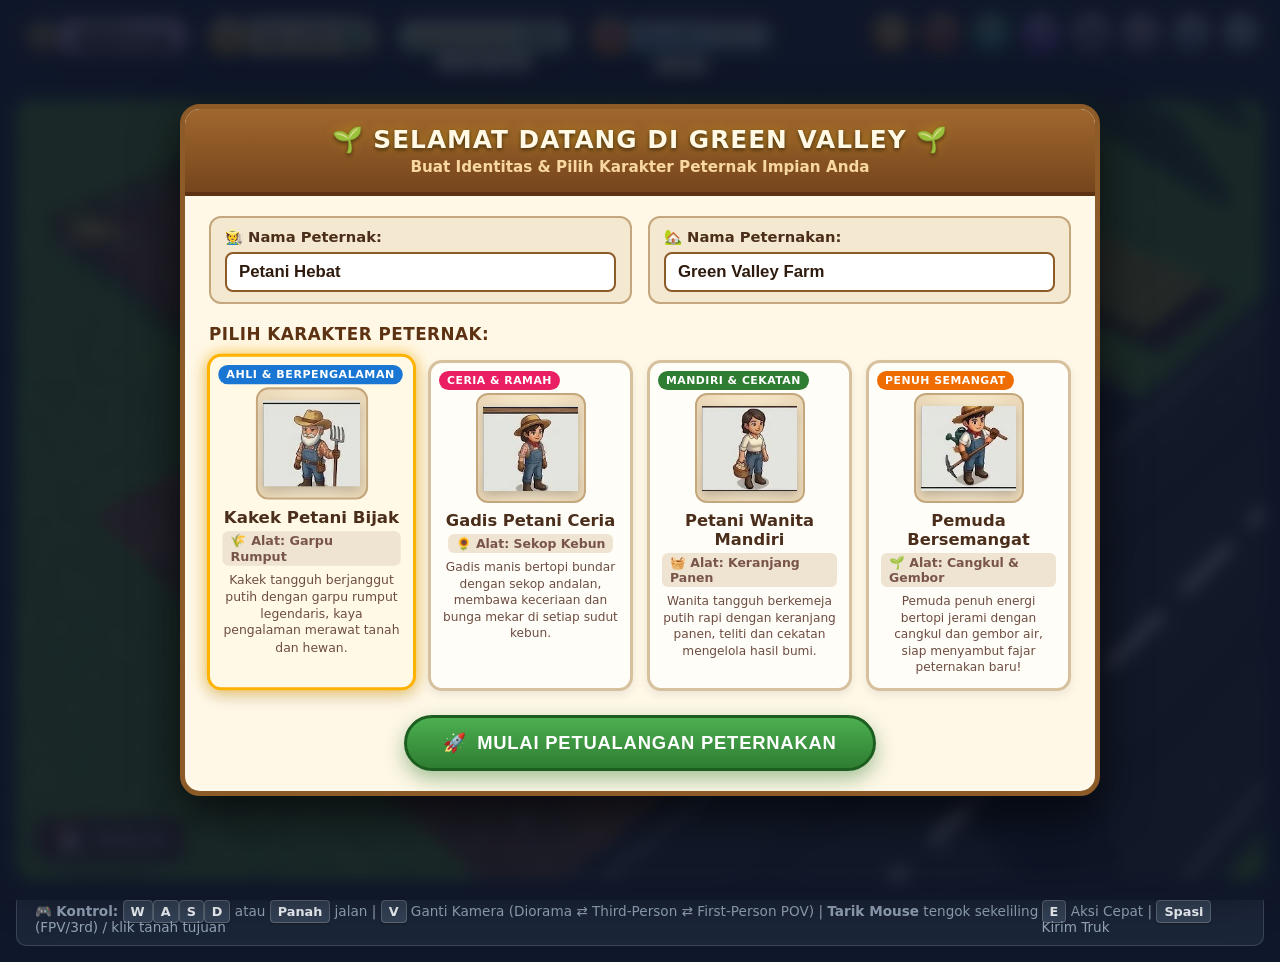
<file: index.html>
<!DOCTYPE html>
<html lang="id">
<head>
    <meta charset="UTF-8">
    <meta name="viewport" content="width=device-width, initial-scale=1.0">
    <title>[🏭] Farm Industry 3D - Web Game (IMK Edition)</title>
    <link rel="stylesheet" href="css/style.css">
</head>
<body>

    <!-- TOP HUD: Floating Casual Farm Badges (Sesuai Persis Foto Referensi media_1794443741827_e16e2a11.jpg) -->
    <header class="top-hud">
        <div class="hud-pill-bar">
            <!-- 1. BADGE TINGKAT / LEVEL (Bintang Emas 3D & Bar XP Ungu Pastel) -->
            <div class="hud-pill-group hud-level-pill">
                <div class="hud-star-crest">
                    <span class="hud-star-ribbon"></span>
                    <span class="hud-star-level" id="hudPlayerLevel">1</span>
                </div>
                <div class="hud-pill-body hud-pill-purple">
                    <div class="hud-pill-label">TINGKAT</div>
                    <div class="hud-xp-track">
                        <div class="hud-xp-fill" id="hudXpFill" style="width: 25%;"></div>
                        <span class="hud-xp-text" id="hudLevelXp">0 / 215 XP</span>
                    </div>
                </div>
            </div>

            <!-- 2. BADGE KOIN / UANG (Koin Emas Bulat & Pil Krem dengan Tombol +) -->
            <div class="hud-pill-group hud-cash-pill">
                <div class="hud-coin-icon">
                    <span>$</span>
                </div>
                <div class="hud-pill-body hud-pill-cream">
                    <span class="hud-cash-value" id="hudCash">Rp 250</span>
                    <button class="hud-plus-btn" id="btnQuickAddCash" title="Buka Toko Upgrade">+</button>
                </div>
            </div>

            <!-- 3. BADGE BINTANG PRESTASI & TIMER MISI (Pil Hijau Pastel dengan 5 Bintang & Memo Misi) -->
            <div class="hud-pill-group hud-stars-pill">
                <div class="hud-pill-body hud-pill-green" id="btnPillStars" title="Klik untuk Lihat Prestasi">
                    <div class="hud-rating-stars">
                        <span>⭐</span><span>⭐</span><span>⭐</span><span>⭐</span><span>⭐</span>
                    </div>
                    <span class="hud-stars-count" id="hudStars">150</span>
                </div>
                <div class="hud-sub-tag hud-quest-tag" id="btnQuickMisiTag" title="Buka Papan Misi">
                    <span class="tag-icon">📋</span>
                    <span id="hudMissionCountdown">MISI: SIAP</span>
                </div>
            </div>

            <!-- 4. BADGE RANSEL & MUATAN TRUK (Pil Biru Pastel dengan Tombol Buka) -->
            <div class="hud-pill-group hud-bag-pill">
                <div class="hud-avatar-icon">
                    <span>🎒</span>
                </div>
                <div class="hud-pill-body hud-pill-blue">
                    <span class="hud-bag-count" id="hudBag">0 / 10</span>
                    <button class="hud-mini-btn" id="btnQuickBagAction">BUKA</button>
                </div>
                <div class="hud-sub-tag hud-truck-tag" id="btnQuickTruckTag" title="Status Muatan Truk">
                    <span class="tag-icon">🚚</span>
                    <span id="hudTruckStatus">0/6</span>
                </div>
            </div>
        </div>

        <!-- 5. FLOATING COMPACT ACTION BUTTONS (Tombol Aksi Lingkaran Melayang yang Rapi & Esensial) -->
        <div class="hud-floating-menu">
            <button class="hud-circle-btn btn-quest" id="btnOpenQuests" title="Misi Harian">📜</button>
            <button class="hud-circle-btn btn-pet" id="btnOpenAnimalShop" title="Toko Hewan">🐾</button>
            <button class="hud-circle-btn btn-shop" id="btnOpenShop" title="Toko Upgrade">🏪</button>
            <button class="hud-circle-btn btn-ship" id="btnShipTruck" title="Kirim Truk">🚀</button>
            <button class="hud-circle-btn btn-sub" id="btnToggleCamera" title="Kamera (V)">🎥</button>
            <button class="hud-circle-btn btn-sub" id="btnHowToPlay" title="Panduan">❓</button>
            <button class="hud-circle-btn btn-sub" id="btnToggleSound" title="Suara">🔊</button>
            <button class="hud-circle-btn btn-sub" id="btnResetGame" title="Mulai Ulang Game dari Awal">🔄</button>
        </div>
    </header>

    <!-- 3D GAMEPLAY VIEWPORT -->
    <main class="game-wrapper">
        <div class="canvas-container" id="canvasContainer">
            <!-- Three.js Canvas diinjeksi secara otomatis -->
            <div class="camera-toast" id="cameraToast">🎥 Mode Kamera: Birds-Eye Overview</div>
            <div class="fpv-reticle" id="fpvReticle"></div>

            <!-- Prompt Interaksi Roblox Style [E] Ambil Telur (Sesuai Screenshot Referensi) -->
            <div class="interact-prompt hidden" id="interactPrompt">
                <div class="interact-key">E</div>
                <div class="interact-info">
                    <span class="interact-title" id="interactTitle">Telur Ayam</span>
                    <span class="interact-action" id="interactAction">Ambil</span>
                </div>
            </div>

            <!-- Badge Tutorial Kiri Bawah (Persis Screenshot Referensi) -->
            <div class="tutorial-badge" id="btnTutorialBadge">
                <span class="tutorial-avatar">🐔</span>
                <span class="tutorial-text">Tutorial</span>
            </div>
        </div>

        <footer class="controls-hint">
            <div>
                🎮 <strong>Kontrol:</strong> 
                <span class="kbd">W</span><span class="kbd">A</span><span class="kbd">S</span><span class="kbd">D</span> atau <span class="kbd">Panah</span> jalan | 
                <span class="kbd">V</span> Ganti Kamera (Diorama ⇄ Third-Person ⇄ First-Person POV) | 
                <strong>Tarik Mouse</strong> tengok sekeliling (FPV/3rd) / klik tanah tujuan
            </div>
            <div>
                <span class="kbd">E</span> Aksi Cepat | <span class="kbd">Spasi</span> Kirim Truk
            </div>
        </footer>
    </main>

    <!-- MODAL 1: TOKO UPGRADE & EKSPANSI -->
    <div class="modal-overlay hidden" id="shopModal">
        <div class="modal-box">
            <div class="modal-header">
                <h2>🏪 Toko Upgrade & Ekspansi Industri 3D</h2>
                <button class="btn-close close-modal">&times;</button>
            </div>
            <div class="modal-body" id="shopItemsList">
                <!-- Di-generate otomatis oleh 3d_game.js -->
            </div>
        </div>
    </div>

    <!-- MODAL 2: PANDUAN CARA BERMAIN (HOW TO PLAY & ENCYCLOPEDIA) -->
    <div class="modal-overlay hidden" id="howToPlayModal">
        <div class="modal-box">
            <div class="guide-modal-header modal-header">
                <div style="display: flex; align-items: center; gap: 12px;">
                    <span style="font-size: 1.6rem;">📖</span>
                    <div>
                        <h2 style="margin: 0; font-size: 1.22rem; color: #F8FAFC; font-weight: 800;">Buku Panduan & Pedoman Sukses Peternak</h2>
                        <p style="margin: 2px 0 0; font-size: 0.8rem; color: #94A3B8;">Pelajari alur siklus bisnis, perawatan ternak, mesin pabrik, ekspedisi armada, dan tips cuan maksimal!</p>
                    </div>
                </div>
                <button class="btn-close close-modal">&times;</button>
            </div>

            <!-- Tab Navigasi Buku Panduan -->
            <div class="guide-nav-bar">
                <button class="guide-nav-btn active" data-target="guideFlow">
                    <span>🔄</span> Alur Siklus
                </button>
                <button class="guide-nav-btn" data-target="guideAnimals">
                    <span>🐔</span> Ternak & Kandang
                </button>
                <button class="guide-nav-btn" data-target="guideFactory">
                    <span>🏭</span> Pabrik & Harga
                </button>
                <button class="guide-nav-btn" data-target="guideFleet">
                    <span>🚚</span> Garasi & Armada
                </button>
                <button class="guide-nav-btn" data-target="guideControls">
                    <span>🎮</span> Kontrol & Tips
                </button>
            </div>

            <div class="modal-body" style="padding: 16px 20px; max-height: 65vh; overflow-y: auto;">
                <!-- TAB 1: ALUR SIKLUS UTAMA -->
                <div id="guideFlow" class="guide-tab-pane">
                    <!-- Ribbon Ringkasan Siklus -->
                    <div class="guide-flow-ribbon">
                        <div class="guide-ribbon-item">
                            <span style="font-size:1.3rem;">🧺</span>
                            <span>1. Panen Mentah</span>
                        </div>
                        <span class="guide-ribbon-arrow">➔</span>
                        <div class="guide-ribbon-item">
                            <span style="font-size:1.3rem;">⚙️</span>
                            <span>2. Olah di Pabrik</span>
                        </div>
                        <span class="guide-ribbon-arrow">➔</span>
                        <div class="guide-ribbon-item">
                            <span style="font-size:1.3rem;">📦</span>
                            <span>3. Muat ke Truk</span>
                        </div>
                        <span class="guide-ribbon-arrow">➔</span>
                        <div class="guide-ribbon-item">
                            <span style="font-size:1.3rem;">🚀</span>
                            <span>4. Ekspedisi Kota</span>
                        </div>
                        <span class="guide-ribbon-arrow">➔</span>
                        <div class="guide-ribbon-item">
                            <span style="font-size:1.3rem;">💰</span>
                            <span>5. Cuan & Upgrade</span>
                        </div>
                    </div>

                    <!-- 5 Kartu Langkah Detail -->
                    <div class="guide-flow-container">
                        <div class="guide-step-card">
                            <div class="guide-step-num">1</div>
                            <div class="guide-step-body">
                                <div class="guide-step-title">🧺 Panen Bahan Mentah dari Hewan Ternak 3D</div>
                                <p class="guide-step-text">Hewan ternak Anda secara otomatis menghasilkan bahan mentah di area kandangnya (<strong>Ayam ➔ 🥚 Telur</strong> setiap 5 detik, <strong>Sapi ➔ 🥛 Susu</strong> setiap 8 detik, <strong>Domba ➔ 🧶 Wol</strong> setiap 11 detik). Cukup berjalan mendekat; fitur <em>Harvest Magnet</em> otomatis menarik panen masuk ke ransel Anda.</p>
                            </div>
                        </div>

                        <div class="guide-step-card">
                            <div class="guide-step-num">2</div>
                            <div class="guide-step-body">
                                <div class="guide-step-title">⚙️ Olah di Mesin Pabrik Industri (Keuntungan Berlipat!)</div>
                                <p class="guide-step-text">Jangan langsung menjual bahan mentah! Bawa hasil panen ke mesin pabrik di halaman tengah. Berdiri di lingkaran emas <strong>SETOR</strong> di depan mesin untuk memprosesnya hanya dalam <strong>3 detik</strong>. Ambil hasilnya di lingkaran toska <strong>AMBIL</strong>. Mayones, Keju, dan Kain memberikan margin keuntungan <strong>+300% hingga +370%</strong>!</p>
                            </div>
                        </div>

                        <div class="guide-step-card">
                            <div class="guide-step-num">3</div>
                            <div class="guide-step-body">
                                <div class="guide-step-title">📦 Muat Hasil Produksi ke Armada Pengantar</div>
                                <p class="guide-step-text">Bawa produk bernilai tinggi ke area <strong>Garasi Pengantaran (Delivery Garage)</strong> di samping kanan Silo. Berdiri di lingkaran emas <strong>MUAT TRUK</strong> di samping driveway, atau buka menu Ransel di pojok atas lalu klik tombol <em>"Muat ke Armada"</em>.</p>
                            </div>
                        </div>

                        <div class="guide-step-card">
                            <div class="guide-step-num">4</div>
                            <div class="guide-step-body">
                                <div class="guide-step-title">🚀 Berangkatkan Ekspedisi Pengiriman ke Kota</div>
                                <p class="guide-step-text">Berdiri di lingkaran toska <strong>KIRIM TRUK</strong> di mulut jalan garasi, atau cukup tekan tombol <strong>Spasi</strong> di keyboard dari mana saja! Kendaraan melaju keluar garasi, menyusuri jalan raya aspal ke ujung peta utara, berhenti selama <strong>5 detik</strong> untuk bongkar muatan di kota, lalu berputar balik dan kembali masuk ke garasi.</p>
                            </div>
                        </div>

                        <div class="guide-step-card">
                            <div class="guide-step-num">5</div>
                            <div class="guide-step-body">
                                <div class="guide-step-title">💰 Dapatkan Uang Tunai & Reinvestasi Upgrade</div>
                                <p class="guide-step-text">Begitu armada tiba kembali di garasi, gelontoran uang tunai langsung masuk ke saldo Anda disertai efek koin emas. Gunakan uang tersebut untuk upgrade kapasitas ransel, percepat mesin pabrik, buka kandang sapi & domba, serta upgrade armada ke tingkat kendaraan yang lebih kencang!</p>
                            </div>
                        </div>
                    </div>
                </div>

                <!-- TAB 2: TERNAK & KANDANG -->
                <div id="guideAnimals" class="guide-tab-pane hidden">
                    <div class="guide-card">
                        <div class="guide-card-header">
                            <div class="guide-card-title">🐔 Kandang Ayam Petelur & Rumah Panggung Dinamis</div>
                            <span class="guide-badge guide-badge-green">Kandang Starter Gratis</span>
                        </div>
                        <p class="guide-card-desc">Kandang ayam sudah terbuka sejak awal permainan. Dilengkapi sistem <strong>Rumah Ayam Panggung (Elevated Chicken Coop)</strong> dengan kapasitas 4 ekor per rumah dan berkembang otomatis:</p>
                        <div style="background: rgba(15, 23, 42, 0.5); padding: 10px 14px; border-radius: 8px; font-size: 0.85rem; color: #CBD5E1;">
                            <ul style="margin: 0; padding-left: 18px; display: flex; flex-direction: column; gap: 6px;">
                                <li><strong>1 - 4 Ekor Ayam:</strong> 1 Rumah Ayam Panggung aktif di halaman belakang kandang.</li>
                                <li><strong>5 - 8 Ekor Ayam:</strong> <strong>Rumah Panggung ke-2</strong> otomatis muncul berdampingan di peternakan!</li>
                                <li><strong>9 - 12 Ekor Ayam:</strong> <strong>Rumah Panggung ke-3</strong> otomatis muncul melengkapi kapasitas maksimal 12 ayam!</li>
                            </ul>
                        </div>
                        <p class="guide-card-desc" style="font-size: 0.82rem; color: #94A3B8;"><strong>Posisi Alami 4 Ayam per Rumah:</strong> Ayam 1 mengerami telur di kotak sarang samping (nesting box), Ayam 2 bersiap di tangga kayu (ramp), Ayam 3 mematuk tanah di bawah kolong panggung, dan Ayam 4 mencari makan di depan keset kain 'EGGS'.</p>
                        <div style="display: flex; justify-content: space-between; align-items: center; border-top: 1px solid #334155; padding-top: 8px; font-size: 0.84rem;">
                            <span>⏱️ Produksi: <strong>Telur (5 Detik)</strong></span>
                            <span>💵 Harga Bibit: <strong>Rp 25</strong> (Maks 12 Ekor)</span>
                        </div>
                    </div>

                    <div class="guide-card">
                        <div class="guide-card-header">
                            <div class="guide-card-title">🐄 Kandang Sapi Perah Holstein (Dairy Cow Paddock)</div>
                            <span class="guide-badge guide-badge-blue">Buka di Toko Upgrade (Rp 150)</span>
                        </div>
                        <p class="guide-card-desc">Paddock luas di sebelah depan kandang ayam. Menampung hingga 8 ekor sapi perah. Sapi berkumpul secara alami di tempat makan kayu panjang (<em>Feeding Trough</em>) untuk mengunyah rumput hijau segar dan menghasilkan susu murni.</p>
                        <div style="display: flex; justify-content: space-between; align-items: center; border-top: 1px solid #334155; padding-top: 8px; font-size: 0.84rem;">
                            <span>⏱️ Produksi: <strong>Susu Segar (8 Detik)</strong></span>
                            <span>💵 Harga Bibit: <strong>Rp 55</strong> (Maks 8 Ekor)</span>
                        </div>
                    </div>

                    <div class="guide-card">
                        <div class="guide-card-header">
                            <div class="guide-card-title">🐑 Padang Domba Wol (Wool Sheep Pasture)</div>
                            <span class="guide-badge guide-badge-purple">Buka di Toko Upgrade (Rp 300)</span>
                        </div>
                        <p class="guide-card-desc">Padang rumput berpagar putih di sisi utara peternakan. Menampung hingga 8 ekor domba berbulu tebal. Domba mengunyah jerami kering di palung pakan dan menghasilkan wol berkualitas tinggi yang bernilai ekonomi tinggi.</p>
                        <div style="display: flex; justify-content: space-between; align-items: center; border-top: 1px solid #334155; padding-top: 8px; font-size: 0.84rem;">
                            <span>⏱️ Produksi: <strong>Wol Tebal (11 Detik)</strong></span>
                            <span>💵 Harga Bibit: <strong>Rp 85</strong> (Maks 8 Ekor)</span>
                        </div>
                    </div>

                    <div class="guide-highlight-box">
                        🐾 <strong>Lokasi Toko Hewan:</strong> Kunjungi gerobak berkanopi garis merah-putih di depan kandang ayam (x = -6.5, z = 4.5) untuk membeli bibit hewan baru kapan saja!
                    </div>
                </div>

                <!-- TAB 3: PABRIK & NILAI JUAL -->
                <div id="guideFactory" class="guide-tab-pane hidden">
                    <div class="guide-card">
                        <div class="guide-card-header">
                            <div class="guide-card-title">🏭 Tabel Komparasi Nilai Jual: Mentah vs Olahan</div>
                            <span class="guide-badge guide-badge-gold">Margin Untung s.d. +370%</span>
                        </div>
                        <table class="guide-table">
                            <thead>
                                <tr>
                                    <th>Bahan Mentah</th>
                                    <th>Mesin Pengolah</th>
                                    <th>Produk Jadi Olahan</th>
                                    <th>Harga Jual</th>
                                    <th>Keuntungan</th>
                                </tr>
                            </thead>
                            <tbody>
                                <tr>
                                    <td>🥚 Telur (Rp 5)</td>
                                    <td>🥫 Mayones Vat (3s)</td>
                                    <td><strong>🥫 Mayones Kemasan</strong></td>
                                    <td><strong style="color:#4ADE80;">Rp 20</strong></td>
                                    <td><span class="guide-badge guide-badge-green">+300%</span></td>
                                </tr>
                                <tr>
                                    <td>🥛 Susu (Rp 10)</td>
                                    <td>🧀 Cheese Press (3s)</td>
                                    <td><strong>🧀 Keju Batang Murni</strong></td>
                                    <td><strong style="color:#4ADE80;">Rp 45</strong></td>
                                    <td><span class="guide-badge guide-badge-green">+350%</span></td>
                                </tr>
                                <tr>
                                    <td>🧶 Wol (Rp 18)</td>
                                    <td>🧵 Loom Weaver (3s)</td>
                                    <td><strong>🧵 Benang / Kain Tenun</strong></td>
                                    <td><strong style="color:#4ADE80;">Rp 85</strong></td>
                                    <td><span class="guide-badge guide-badge-green">+370%</span></td>
                                </tr>
                            </tbody>
                        </table>
                    </div>

                    <div class="guide-card">
                        <div class="guide-card-header">
                            <div class="guide-card-title">💡 Cara Mengoperasikan Mesin Pabrik 3D</div>
                        </div>
                        <p class="guide-card-desc">Setiap mesin pabrik industri di halaman peternakan dilengkapi dua lingkaran penanda denyut interaktif:</p>
                        <div style="display: grid; grid-template-columns: 1fr 1fr; gap: 10px;">
                            <div style="background: rgba(234, 179, 8, 0.1); border: 1px solid rgba(234, 179, 8, 0.3); border-radius: 8px; padding: 10px;">
                                <strong style="color: #FACC15;">🟡 Lingkaran SETOR (Deposit):</strong>
                                <p style="font-size: 0.82rem; color: #E2E8F0; margin: 4px 0 0;">Berdiri di depan corong mesin untuk memasukkan bahan mentah dari ransel ke antrean mesin secara otomatis.</p>
                            </div>
                            <div style="background: rgba(34, 197, 94, 0.1); border: 1px solid rgba(34, 197, 94, 0.3); border-radius: 8px; padding: 10px;">
                                <strong style="color: #4ADE80;">🟢 Lingkaran AMBIL (Pickup):</strong>
                                <p style="font-size: 0.82rem; color: #E2E8F0; margin: 4px 0 0;">Berdiri di samping mesin untuk mengambil produk olahan yang sudah selesai diproses langsung ke dalam ransel.</p>
                            </div>
                        </div>
                    </div>

                    <div class="guide-highlight-box">
                        ⚡ <strong>Upgrade Kecepatan Mesin:</strong> Di Toko Upgrade, Anda dapat meningkatkan kecepatan mesin pabrik hingga berkecepatan 2.5x lipat dan kapasitas antrean tampung hingga 25 bahan mentah sekaligus!
                    </div>
                </div>

                <!-- TAB 4: GARASI & ARMADA -->
                <div id="guideFleet" class="guide-tab-pane hidden">
                    <div class="guide-card">
                        <div class="guide-card-header">
                            <div class="guide-card-title">🏠 Garasi Pengantaran & Jalur Akses Driveway</div>
                            <span class="guide-badge guide-badge-blue">Logistics Hub</span>
                        </div>
                        <p class="guide-card-desc">Bangunan Garasi Pengantaran (<em>Delivery Garage</em>) berdiri tegak lurus di sebelah kanan Silo (x = 6.0, z = -12.5). Dilengkapi gerbang terbuka bertuliskan <strong>"PENGANTARAN / DELIVERY"</strong> yang menghadap langsung ke jalan raya timur melalui jalur akses aspal driveway.</p>
                        <p class="guide-card-desc" style="font-size: 0.82rem; color: #94A3B8;">Saat tidak sedang mengantar, kendaraan standby terparkir rapi di dalam garasi di atas lantai beton dengan penerangan lampu plafon. Di samping garasi terdapat area kargo berpagar kayu yang menampung tumpukan peti dan drum pasokan.</p>
                    </div>

                    <div class="guide-card">
                        <div class="guide-card-header">
                            <div class="guide-card-title">🚚 6 Tingkatan Kendaraan Ekspedisi Peternakan</div>
                            <span class="guide-badge guide-badge-gold">Bonus s.d. 3.20x Nilai Jual</span>
                        </div>
                        <table class="guide-table">
                            <thead>
                                <tr>
                                    <th>Level & Kendaraan</th>
                                    <th>Kapasitas</th>
                                    <th>Bonus Harga</th>
                                    <th>Durasi Perjalanan</th>
                                    <th>Biaya Upgrade</th>
                                </tr>
                            </thead>
                            <tbody>
                                <tr>
                                    <td>🚲 <strong>Lv 1: Sepeda Onthel</strong></td>
                                    <td>6 Item</td>
                                    <td>1.00x</td>
                                    <td>45s (20s + 5s + 20s)</td>
                                    <td><span style="color:#4ADE80;">Starter Gratis</span></td>
                                </tr>
                                <tr>
                                    <td>🛵 <strong>Lv 2: Motor Gerobak</strong></td>
                                    <td>12 Item</td>
                                    <td>1.25x (+25%)</td>
                                    <td>31s (13s + 5s + 13s)</td>
                                    <td>Rp 120</td>
                                </tr>
                                <tr>
                                    <td>🛺 <strong>Lv 3: Niaga Roda Tiga</strong></td>
                                    <td>20 Item</td>
                                    <td>1.55x (+55%)</td>
                                    <td>23s (9s + 5s + 9s)</td>
                                    <td>Rp 280</td>
                                </tr>
                                <tr>
                                    <td>🛻 <strong>Lv 4: Pikap Serbaguna</strong></td>
                                    <td>32 Item</td>
                                    <td>1.90x (+90%)</td>
                                    <td>17s (6s + 5s + 6s)</td>
                                    <td>Rp 600</td>
                                </tr>
                                <tr>
                                    <td>🚚 <strong>Lv 5: Truk Sedang Kayu</strong></td>
                                    <td>48 Item</td>
                                    <td>2.35x (+135%)</td>
                                    <td>13s (4s + 5s + 4s)</td>
                                    <td>Rp 1.250</td>
                                </tr>
                                <tr>
                                    <td>🚛 <strong>Lv 6: Kontainer Ekspedisi</strong></td>
                                    <td>75 Item</td>
                                    <td><strong style="color:#FACC15;">3.20x (+220%)</strong></td>
                                    <td><strong style="color:#38BDF8;">9s (2s + 5s + 2s)</strong></td>
                                    <td>Rp 2.800</td>
                                </tr>
                            </tbody>
                        </table>
                    </div>

                    <div class="guide-highlight-box">
                        🏞️ <strong>Pameran Kendaraan Menanjak di Bukit:</strong> Anda dapat melihat seluruh fisik 3D tingkatan armada berjejer menanjak di atas jalan bukit pameran sisi timur jalan raya (x = 42). Dekati lingkaran interaktif di depan tiap kendaraan untuk mengecek statistik langsung!
                    </div>
                </div>

                <!-- TAB 5: KONTROL & TIPS -->
                <div id="guideControls" class="guide-tab-pane hidden">
                    <div class="guide-card">
                        <div class="guide-card-header">
                            <div class="guide-card-title">🎮 Pintasan Kontrol Keyboard & Navigasi</div>
                        </div>
                        <table class="guide-table">
                            <thead>
                                <tr>
                                    <th>Tombol / Aksi</th>
                                    <th>Fungsi Utama</th>
                                    <th>Keterangan</th>
                                </tr>
                            </thead>
                            <tbody>
                                <tr>
                                    <td><kbd class="guide-key">W</kbd> <kbd class="guide-key">A</kbd> <kbd class="guide-key">S</kbd> <kbd class="guide-key">D</kbd> / Panah</td>
                                    <td>Gerak Karakter</td>
                                    <td>Berjalan dan berlari mengelilingi seluruh penjuru peternakan.</td>
                                </tr>
                                <tr>
                                    <td><kbd class="guide-key">E</kbd></td>
                                    <td>Aksi Cepat / Interaksi</td>
                                    <td>Ambil panen manual satu per satu atau interaksi cepat dengan stasiun terdekat.</td>
                                </tr>
                                <tr>
                                    <td><kbd class="guide-key">Spasi</kbd> / Tombol 🚀</td>
                                    <td>Kirim Truk Instan</td>
                                    <td>Memberangkatkan armada pengantar langsung dari mana saja tanpa perlu berjalan ke garasi.</td>
                                </tr>
                                <tr>
                                    <td><kbd class="guide-key">V</kbd> atau <kbd class="guide-key">C</kbd></td>
                                    <td>Ganti Mode Kamera</td>
                                    <td>Beralih mulus antara <strong>Diorama Isometrik 3D</strong> ⇄ <strong>First-Person POV 360°</strong>.</td>
                                </tr>
                                <tr>
                                    <td>🖱️ Klik Kiri di Tanah</td>
                                    <td>Click-to-Move</td>
                                    <td>Karakter peternak akan otomatis berjalan menuju titik lokasi tanah yang diklik.</td>
                                </tr>
                                <tr>
                                    <td>🖱️ Tarik / Drag Mouse</td>
                                    <td>Tengok Kamera Bebas</td>
                                    <td>Pada mode First-Person POV, gerakkan mouse untuk menoleh bebas 360 derajat.</td>
                                </tr>
                            </tbody>
                        </table>
                    </div>

                    <div class="guide-card">
                        <div class="guide-card-header">
                            <div class="guide-card-title">💡 4 Tips Emas Menjadi Juragan Peternakan Terkaya</div>
                        </div>
                        <div style="display: flex; flex-direction: column; gap: 8px; font-size: 0.86rem; color: #CBD5E1;">
                            <div style="padding: 8px 12px; background: rgba(15, 23, 42, 0.5); border-radius: 8px;">
                                <strong>1. Selalu Olah Bahan Mentah:</strong> Jangan tergesa-gesa menjual telur mentah (Rp 5). Olah jadi Mayones (Rp 20) untuk laba 4x lipat dalam hitungan detik!
                            </div>
                            <div style="padding: 8px 12px; background: rgba(15, 23, 42, 0.5); border-radius: 8px;">
                                <strong>2. Prioritaskan Ransel & Sepatu Cepat:</strong> Tingkatkan kapasitas ransel di Toko Upgrade agar muat membawa banyak panen dan mesin tanpa sering bolak-balik.
                            </div>
                            <div style="padding: 8px 12px; background: rgba(15, 23, 42, 0.5); border-radius: 8px;">
                                <strong>3. Kerjakan Papan Misi Harian:</strong> Papan misi di depan Silo hitam menyediakan bonus koin kas besar dan XP untuk menaikkan Tingkat Peternak Anda.
                            </div>
                            <div style="padding: 8px 12px; background: rgba(15, 23, 42, 0.5); border-radius: 8px;">
                                <strong>4. Manfaatkan Hasil Panen Offline:</strong> Saat Anda menutup browser, ternak tetap berproduksi. Buka game kembali untuk memanen tumpukan telur, susu, dan wol gratis!
                            </div>
                        </div>
                    </div>
                </div>
            </div>

            <!-- Modal Footer -->
            <div style="display: flex; justify-content: space-between; align-items: center; padding: 14px 20px; background: #1E293B; border-top: 2px solid #334155; flex-wrap: wrap; gap: 10px;">
                <button class="btn btn-warning" id="btnResetGameProgress" style="background: rgba(239, 68, 68, 0.15); color: #F87171; border: 1px solid rgba(239, 68, 68, 0.4); padding: 8px 16px; border-radius: 8px; font-weight: 700; cursor: pointer; font-size: 0.85rem; transition: all 0.2s;">
                    🔄 Mulai Peternakan dari Awal (Reset)
                </button>
                <button class="btn btn-primary close-modal" style="background: linear-gradient(135deg, #10B981, #059669); color: #FFF; border: none; padding: 10px 28px; border-radius: 10px; font-weight: 800; font-size: 0.95rem; cursor: pointer; box-shadow: 0 4px 12px rgba(16, 185, 129, 0.35);">
                    Siap Bermain! 🚜
                </button>
            </div>
        </div>
    </div>

    <!-- MODAL 3: SELAMAT DATANG KEMBALI (OFFLINE PRODUCTION EARNINGS) -->
    <div class="modal-overlay hidden" id="offlineModal">
        <div class="modal-box">
            <div class="modal-header">
                <h2>💤 Selamat Datang Kembali!</h2>
                <button class="btn-close close-modal">&times;</button>
            </div>
            <div class="modal-body">
                <div class="offline-card">
                    <p id="offlineDurationText">Ternak Anda tetap aktif berproduksi saat Anda offline!</p>
                    <div class="offline-items-grid">
                        <div class="offline-item-badge">
                            🥚 <span id="offlineEggCount">0</span> Telur
                        </div>
                        <div class="offline-item-badge">
                            🥛 <span id="offlineMilkCount">0</span> Susu
                        </div>
                        <div class="offline-item-badge">
                            🧶 <span id="offlineWoolCount">0</span> Wol
                        </div>
                    </div>
                    <p style="margin-top: 14px; font-size: 0.85rem; color: #94A3B8;">
                        Hasil panen offline telah siap di area kandang hewan. Kumpulkan dan olah di pabrik untuk keuntungan maksimal!
                    </p>
                </div>
                <button class="btn btn-primary close-modal" style="margin-top: 10px;">Klaim & Lanjutkan</button>
            </div>
        </div>
    </div>

    <!-- MODAL 4: TOKO HEWAN TERNAK (ANIMAL SHOP CART) -->
    <div class="modal-overlay hidden" id="animalShopModal">
        <div class="modal-box">
            <div class="modal-header">
                <h2>🐾 Toko Hewan Ternak (Gerobak Pedagang)</h2>
                <button class="btn-close close-modal">&times;</button>
            </div>
            <div class="modal-body" id="animalShopItemsList">
                <!-- Di-generate dinamis oleh 3d_game.js -->
            </div>
        </div>
    </div>

    <!-- MODAL 5: MENU MISI & PENUKARAN HADIAH (QUEST GUI) PERSIS SCREENSHOT REFERENSI -->
    <div class="modal-overlay hidden" id="questModal">
        <div class="quest-frame-modal">
            <!-- Header Plakat Kayu Misi -->
            <div class="quest-header-plaque">
                <span class="plaque-leaf left">🍃</span>
                <h2>Misi</h2>
                <span class="plaque-leaf right">🍃</span>
                <button class="quest-btn-close close-modal close-quest-modal" id="btnCloseQuestModal">&times;</button>
            </div>

            <!-- Bar Status: Total Bintang, Countdown Timer 24 Jam, Tombol Refresh -->
            <div class="quest-top-bar">
                <div class="quest-star-badge" id="questStarBadge">
                    <span class="star-icon">⭐</span>
                    <span class="star-amount" id="questStarAmount">150</span>
                    <button class="btn-star-details">&gt;&gt;</button>
                </div>

                <div class="quest-timer-box">
                    <div class="timer-label">Misi Diperbaruhi Dalam</div>
                    <div class="timer-countdown" id="questTimerCountdown">23:24:46</div>
                </div>

                <button class="btn-quest-refresh" id="btnRefreshQuests">
                    <span class="refresh-icon">🔄</span> Refresh
                </button>
            </div>

            <!-- Tab Navigasi: Harian & Mingguan -->
            <div class="quest-tabs-nav">
                <button class="quest-tab-btn active" id="tabQuestDaily">Harian</button>
                <button class="quest-tab-btn" id="tabQuestWeekly">Mingguan</button>
            </div>

            <!-- Daftar Kartu Misi -->
            <div class="quest-cards-container" id="questCardsList">
                <!-- Di-render dinamis oleh 3d_game.js -->
            </div>

            <!-- Catatan Kaki Info -->
            <div class="quest-footer-note">
                <span class="info-icon">ⓘ</span> Gunakan Bintang untuk membeli skin di toko skin.
            </div>
        </div>
    </div>

    <!-- ========================================== -->
    <!-- MODAL RANSEL / INVENTARIS PETERNAK -->
    <!-- Sesuai Permintaan: Klik HUD Ransel Buka Isi Tas & Muatan -->
    <!-- ========================================== -->
    <div class="modal-overlay hidden" id="inventoryModal" style="z-index: 99990;">
        <div class="modal-box inventory-modal-box">
            <div class="modal-header inv-modal-header">
                <div class="inv-header-title-wrap">
                    <span class="inv-header-icon">🎒</span>
                    <div>
                        <h2>Ransel & Inventaris Peternak</h2>
                        <div class="inv-header-subtitle">Kelola hasil panen ransel & muatan armada pengantar</div>
                    </div>
                </div>
                <button class="btn-close close-modal" id="btnCloseInventoryModal">&times;</button>
            </div>

            <div class="inventory-container">
                <!-- Navigasi Tab: Isi Ransel vs Muatan Truk -->
                <div class="inventory-tab-bar">
                    <button class="inventory-tab-btn active" id="tabInvBag">
                        🎒 Ransel Utama (<span id="invBagTabCount">0/10</span>)
                    </button>
                    <button class="inventory-tab-btn" id="tabInvTruck">
                        🚚 Muatan Armada (<span id="invTruckTabCount">0/6</span>)
                    </button>
                </div>

                <!-- Bagian 1: Ransel Pemain -->
                <div id="sectionInvBag" class="inventory-section">
                    <div class="inventory-capacity-bar-wrap">
                        <div class="inv-cap-label-row">
                            <span>Status Kapasitas Ransel:</span>
                            <strong id="invBagCapacityText">0 / 10 Barang (0% Penuh)</strong>
                        </div>
                        <div class="inv-cap-track">
                            <div class="inv-cap-fill" id="invBagCapacityFill" style="width: 0%;"></div>
                        </div>
                    </div>

                    <div id="invBagItemsList" class="inventory-grid">
                        <!-- Rendered dynamically -->
                    </div>

                    <!-- Summary & Quick Actions Footer -->
                    <div class="inventory-footer-summary">
                        <div class="inv-summary-left">
                            <div class="inv-total-value">
                                💰 Total Nilai Jual: <span id="invBagTotalValue">Rp 0</span>
                            </div>
                            <div class="inv-sub-desc">
                                💡 Tip: Olah bahan mentah di mesin pabrik untuk keuntungan berlipat ganda!
                            </div>
                        </div>
                        <div class="inv-summary-right">
                            <button id="btnUpgradeBagFromInv" class="btn btn-secondary" style="background:#5C6BC0; color:#FFF; font-weight:700;">
                                🎒 Perbesar Ransel
                            </button>
                            <button id="btnLoadAllToTruck" class="btn btn-primary" style="background:#2E7D32; font-weight:700;">
                                🚚 Muat Semua ke Truk
                            </button>
                        </div>
                    </div>
                </div>

                <!-- Bagian 2: Muatan Truk Pengantar -->
                <div id="sectionInvTruck" class="inventory-section hidden">
                    <div class="inventory-capacity-bar-wrap">
                        <div class="inv-cap-label-row">
                            <span>Muatan Armada (<span id="invTruckName">Sepeda Onthel</span>):</span>
                            <strong id="invTruckCapacityText">0 / 6 Muatan (0% Penuh)</strong>
                        </div>
                        <div class="inv-cap-track">
                            <div class="inv-cap-fill truck-fill" id="invTruckCapacityFill" style="width: 0%;"></div>
                        </div>
                    </div>

                    <div id="invTruckItemsList" class="inventory-grid">
                        <!-- Rendered dynamically -->
                    </div>

                    <div class="inventory-footer-summary">
                        <div class="inv-summary-left">
                            <div class="inv-total-value">
                                💵 Estimasi Omzet Pengiriman: <span id="invTruckTotalValue">Rp 0</span>
                            </div>
                            <div class="inv-sub-desc" id="invTruckStatusDesc">
                                Status Kendaraan: Siap muat barang di dermaga peternakan.
                            </div>
                        </div>
                        <div class="inv-summary-right">
                            <button id="btnShipTruckFromInv" class="btn btn-primary btn-ship-green" style="background:#1565C0; font-weight:800; font-size:1rem; padding:10px 18px;">
                                🚀 Berangkatkan Armada
                            </button>
                        </div>
                    </div>
                </div>
            </div>
        </div>
    </div>

    <!-- ========================================== -->
    <!-- MODAL LAYAR UTAMA & PEMBUATAN KARAKTER -->
    <!-- Sesuai Permintaan Pengguna & Foto media_1794703405357_9322cde2.jpg -->
    <!-- ========================================== -->
    <div class="modal-overlay hidden" id="characterCreationModal" style="z-index: 99999; backdrop-filter: blur(8px); background: rgba(15, 23, 42, 0.88);">
        <div class="char-create-frame">
            <!-- Header Papan Kayu -->
            <div class="char-create-header">
                <div class="char-header-title">🌱 SELAMAT DATANG DI GREEN VALLEY 🌱</div>
                <div class="char-header-subtitle">Buat Identitas & Pilih Karakter Peternak Impian Anda</div>
            </div>

            <div class="char-create-body">
                <!-- Form Input Identitas -->
                <div class="char-inputs-row">
                    <div class="char-input-group">
                        <label for="inputPlayerName">🧑‍🌾 Nama Peternak:</label>
                        <input type="text" id="inputPlayerName" maxlength="16" placeholder="Petani Hebat" value="Petani Hebat" autocomplete="off">
                    </div>
                    <div class="char-input-group">
                        <label for="inputFarmName">🏡 Nama Peternakan:</label>
                        <input type="text" id="inputFarmName" maxlength="22" placeholder="Green Valley Farm" value="Green Valley Farm" autocomplete="off">
                    </div>
                </div>

                <div class="char-select-heading">PILIH KARAKTER PETERNAK:</div>

                <!-- 4 Pilihan Karakter Sesuai Foto Referensi -->
                <div class="char-grid-selection">
                    <!-- 1. Kakek Petani Bijak -->
                    <div class="char-card selected" data-char="grandpa">
                        <div class="char-badge">Ahli & Berpengalaman</div>
                        <div class="char-avatar-wrapper">
                            <img src="assets/avatars/char_grandpa.png" alt="Kakek Petani Bijak" class="char-avatar-img">
                        </div>
                        <div class="char-name">Kakek Petani Bijak</div>
                        <div class="char-tool-badge">🌾 Alat: Garpu Rumput</div>
                        <div class="char-desc">Kakek tangguh berjanggut putih dengan garpu rumput legendaris, kaya pengalaman merawat tanah dan hewan.</div>
                    </div>

                    <!-- 2. Gadis Petani Ceria -->
                    <div class="char-card" data-char="girl">
                        <div class="char-badge" style="background: #E91E63;">Ceria & Ramah</div>
                        <div class="char-avatar-wrapper">
                            <img src="assets/avatars/char_girl.png" alt="Gadis Petani Ceria" class="char-avatar-img">
                        </div>
                        <div class="char-name">Gadis Petani Ceria</div>
                        <div class="char-tool-badge">🌻 Alat: Sekop Kebun</div>
                        <div class="char-desc">Gadis manis bertopi bundar dengan sekop andalan, membawa keceriaan dan bunga mekar di setiap sudut kebun.</div>
                    </div>

                    <!-- 3. Petani Wanita Mandiri -->
                    <div class="char-card" data-char="woman">
                        <div class="char-badge" style="background: #2E7D32;">Mandiri & Cekatan</div>
                        <div class="char-avatar-wrapper">
                            <img src="assets/avatars/char_woman.png" alt="Petani Wanita Mandiri" class="char-avatar-img">
                        </div>
                        <div class="char-name">Petani Wanita Mandiri</div>
                        <div class="char-tool-badge">🧺 Alat: Keranjang Panen</div>
                        <div class="char-desc">Wanita tangguh berkemeja putih rapi dengan keranjang panen, teliti dan cekatan mengelola hasil bumi.</div>
                    </div>

                    <!-- 4. Pemuda Petani Bersemangat -->
                    <div class="char-card" data-char="boy">
                        <div class="char-badge" style="background: #EF6C00;">Penuh Semangat</div>
                        <div class="char-avatar-wrapper">
                            <img src="assets/avatars/char_boy.png" alt="Pemuda Petani Bersemangat" class="char-avatar-img">
                        </div>
                        <div class="char-name">Pemuda Bersemangat</div>
                        <div class="char-tool-badge">🌱 Alat: Cangkul & Gembor</div>
                        <div class="char-desc">Pemuda penuh energi bertopi jerami dengan cangkul dan gembor air, siap menyambut fajar peternakan baru!</div>
                    </div>
                </div>

                <!-- Tombol Mulai Petualangan -->
                <div class="char-action-footer">
                    <button class="btn-start-game" id="btnStartAdventure">
                        <span class="btn-icon">🚀</span> MULAI PETUALANGAN PETERNAKAN
                    </button>
                </div>
            </div>
        </div>
    </div>

    <!-- THREE.JS 3D ENGINE & GAME SCRIPTS -->
    <script src="js/three.min.js"></script>
    <script src="js/audio.js"></script>
    <script src="js/state.js"></script>
    <script src="js/textures.js"></script>
    <script src="js/3d_models.js"></script>
    <script src="js/3d_game.js"></script>
</body>
</html>
</file>
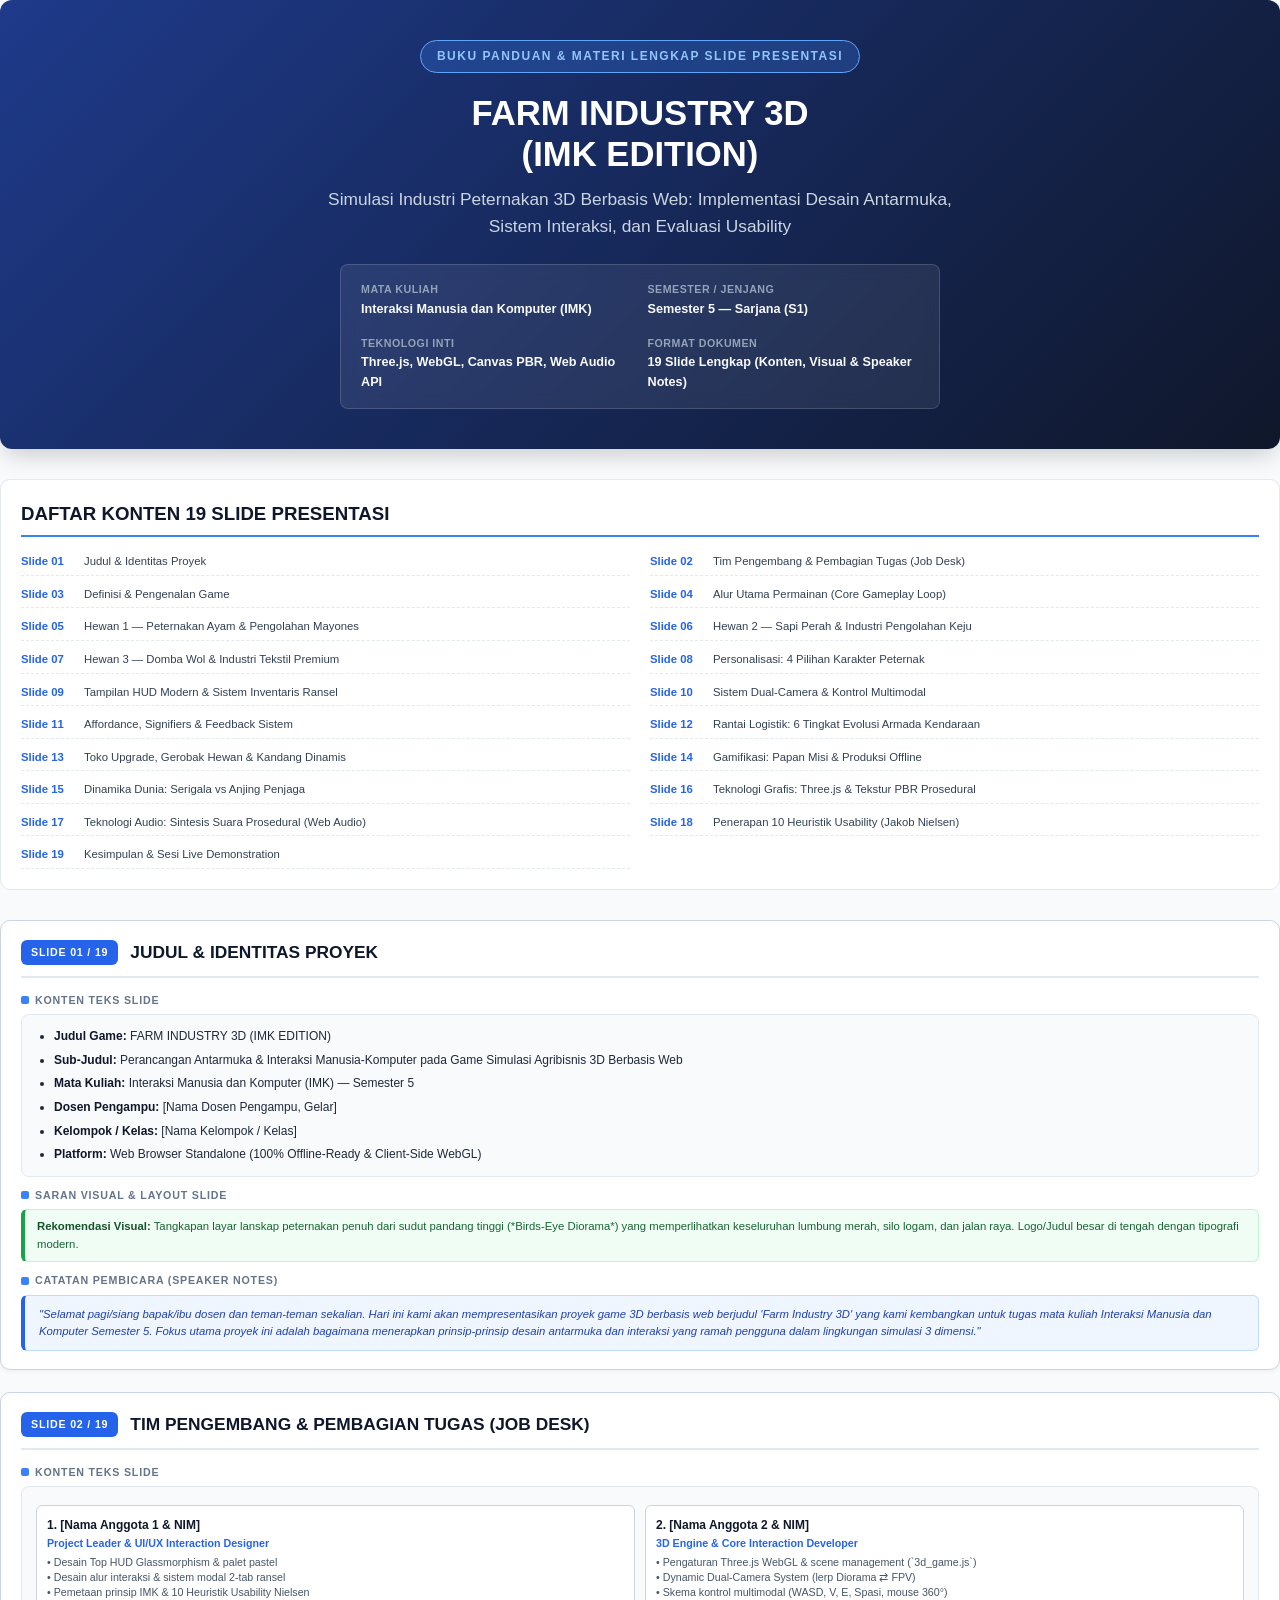
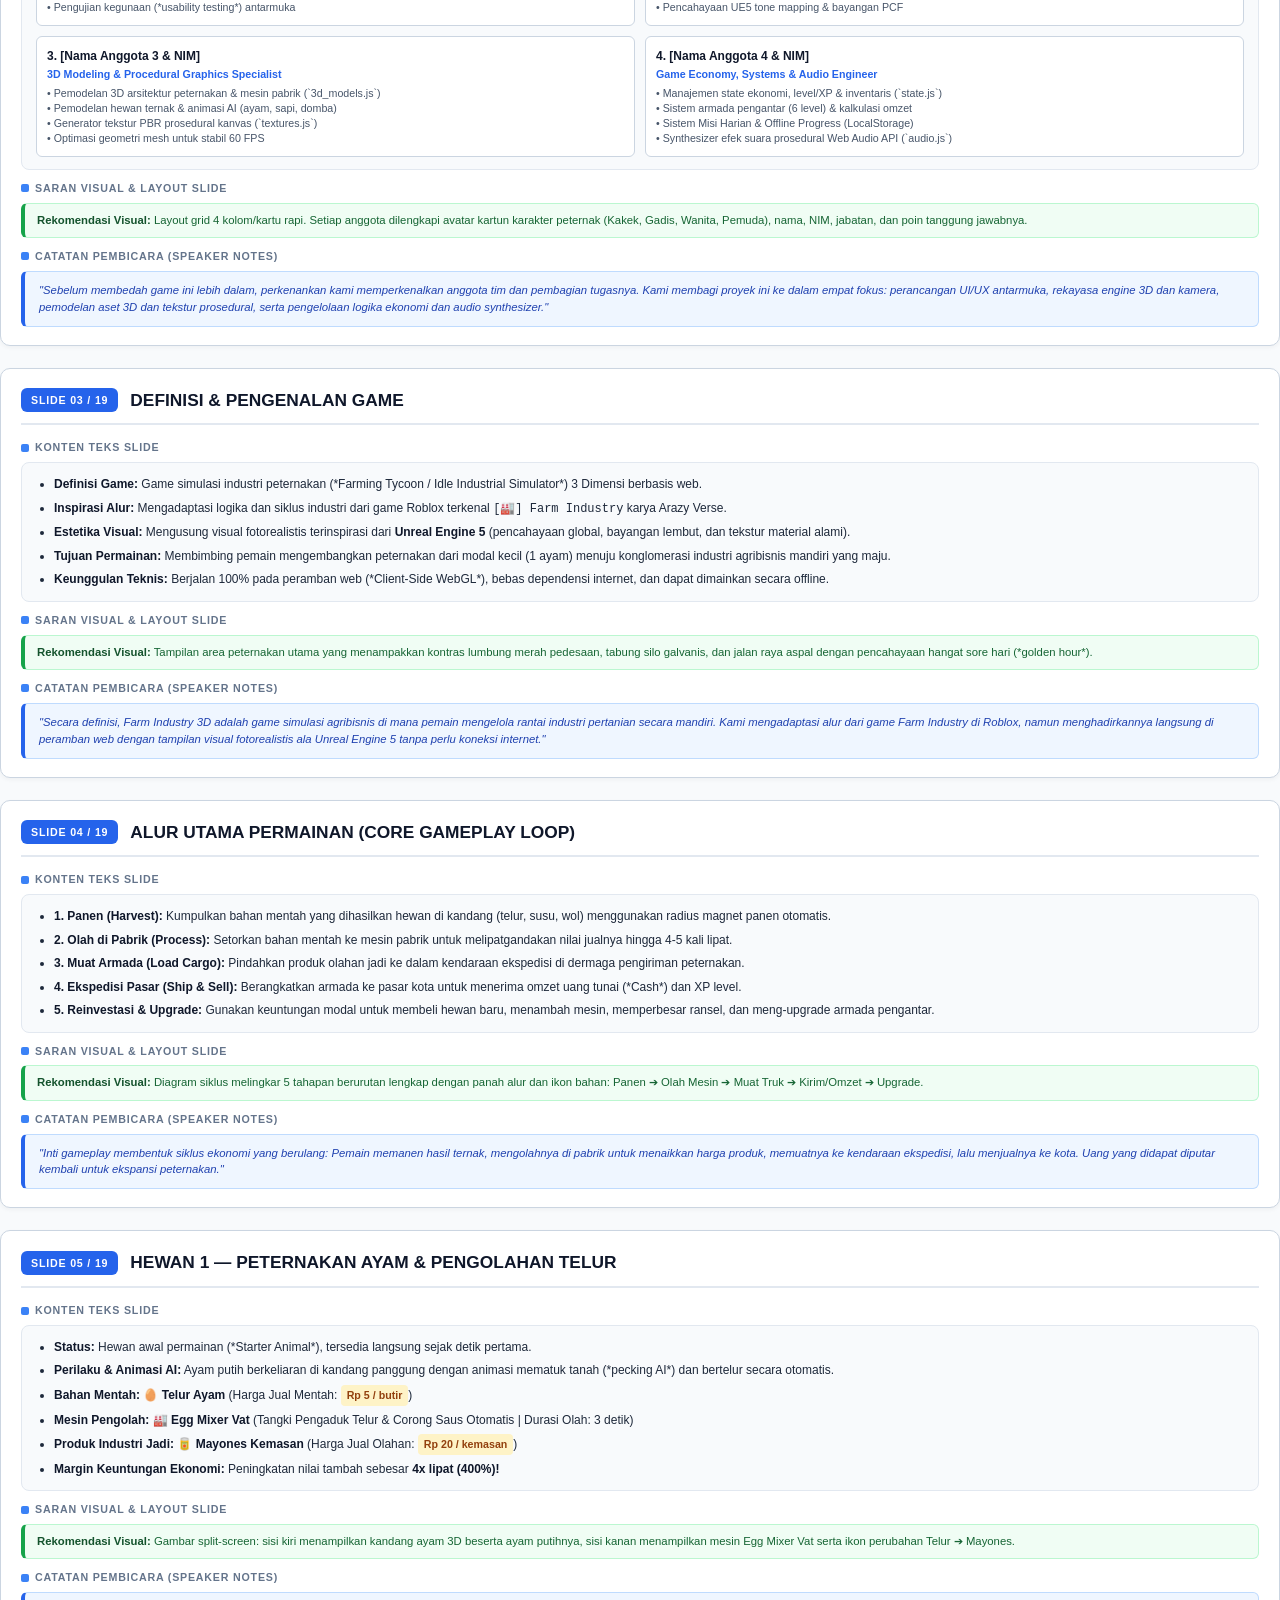
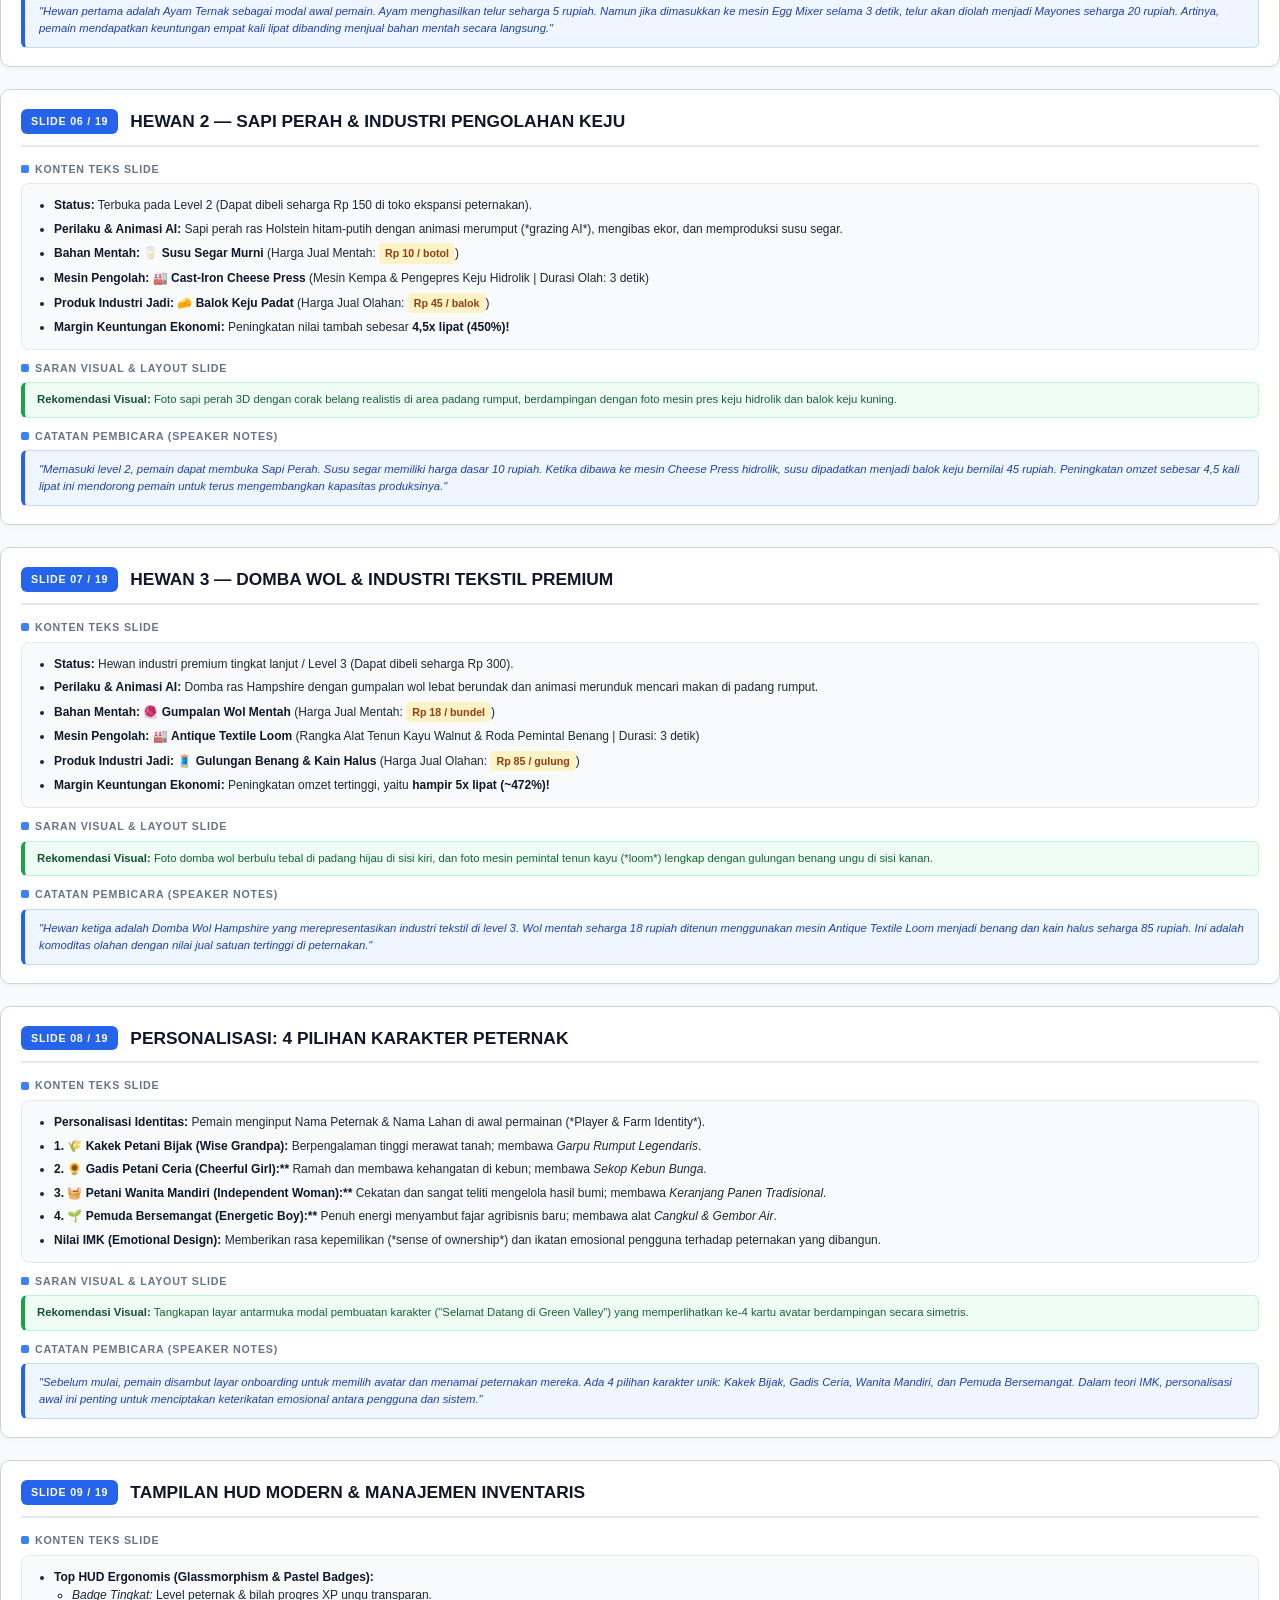
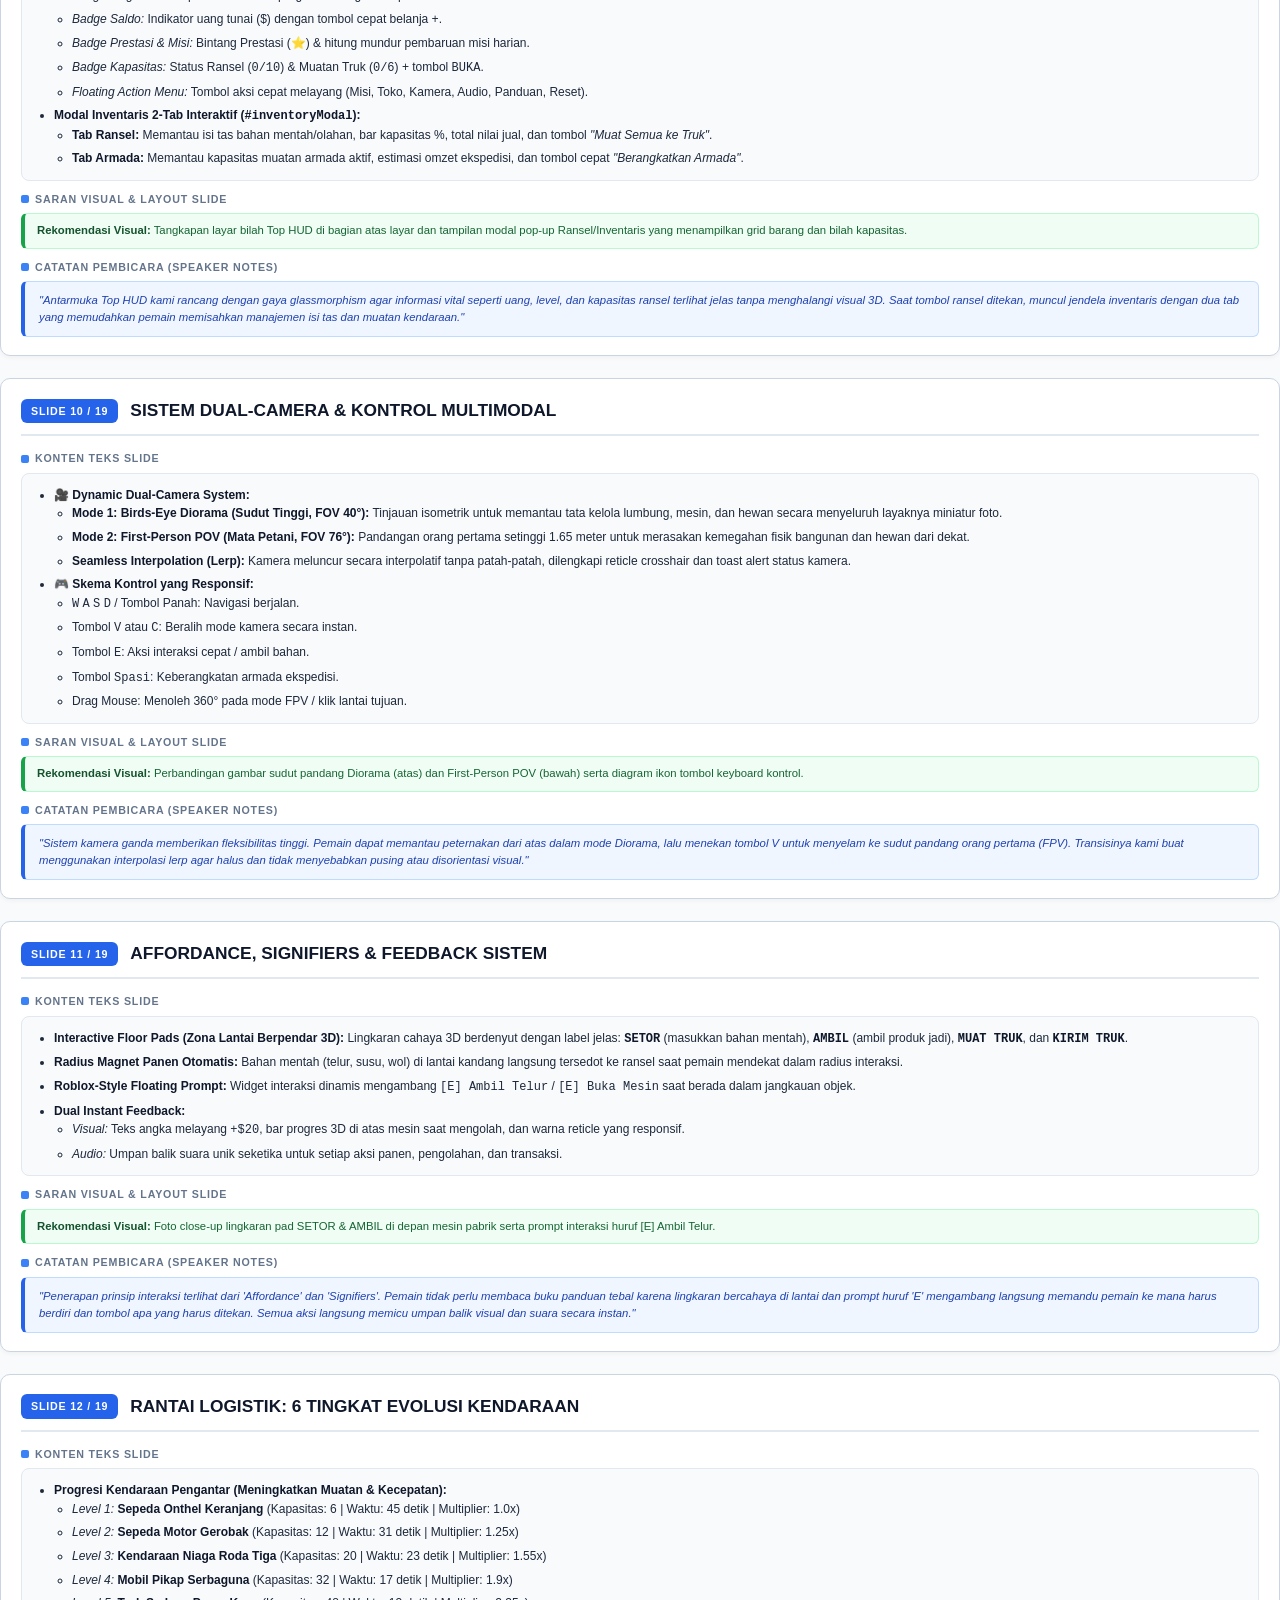
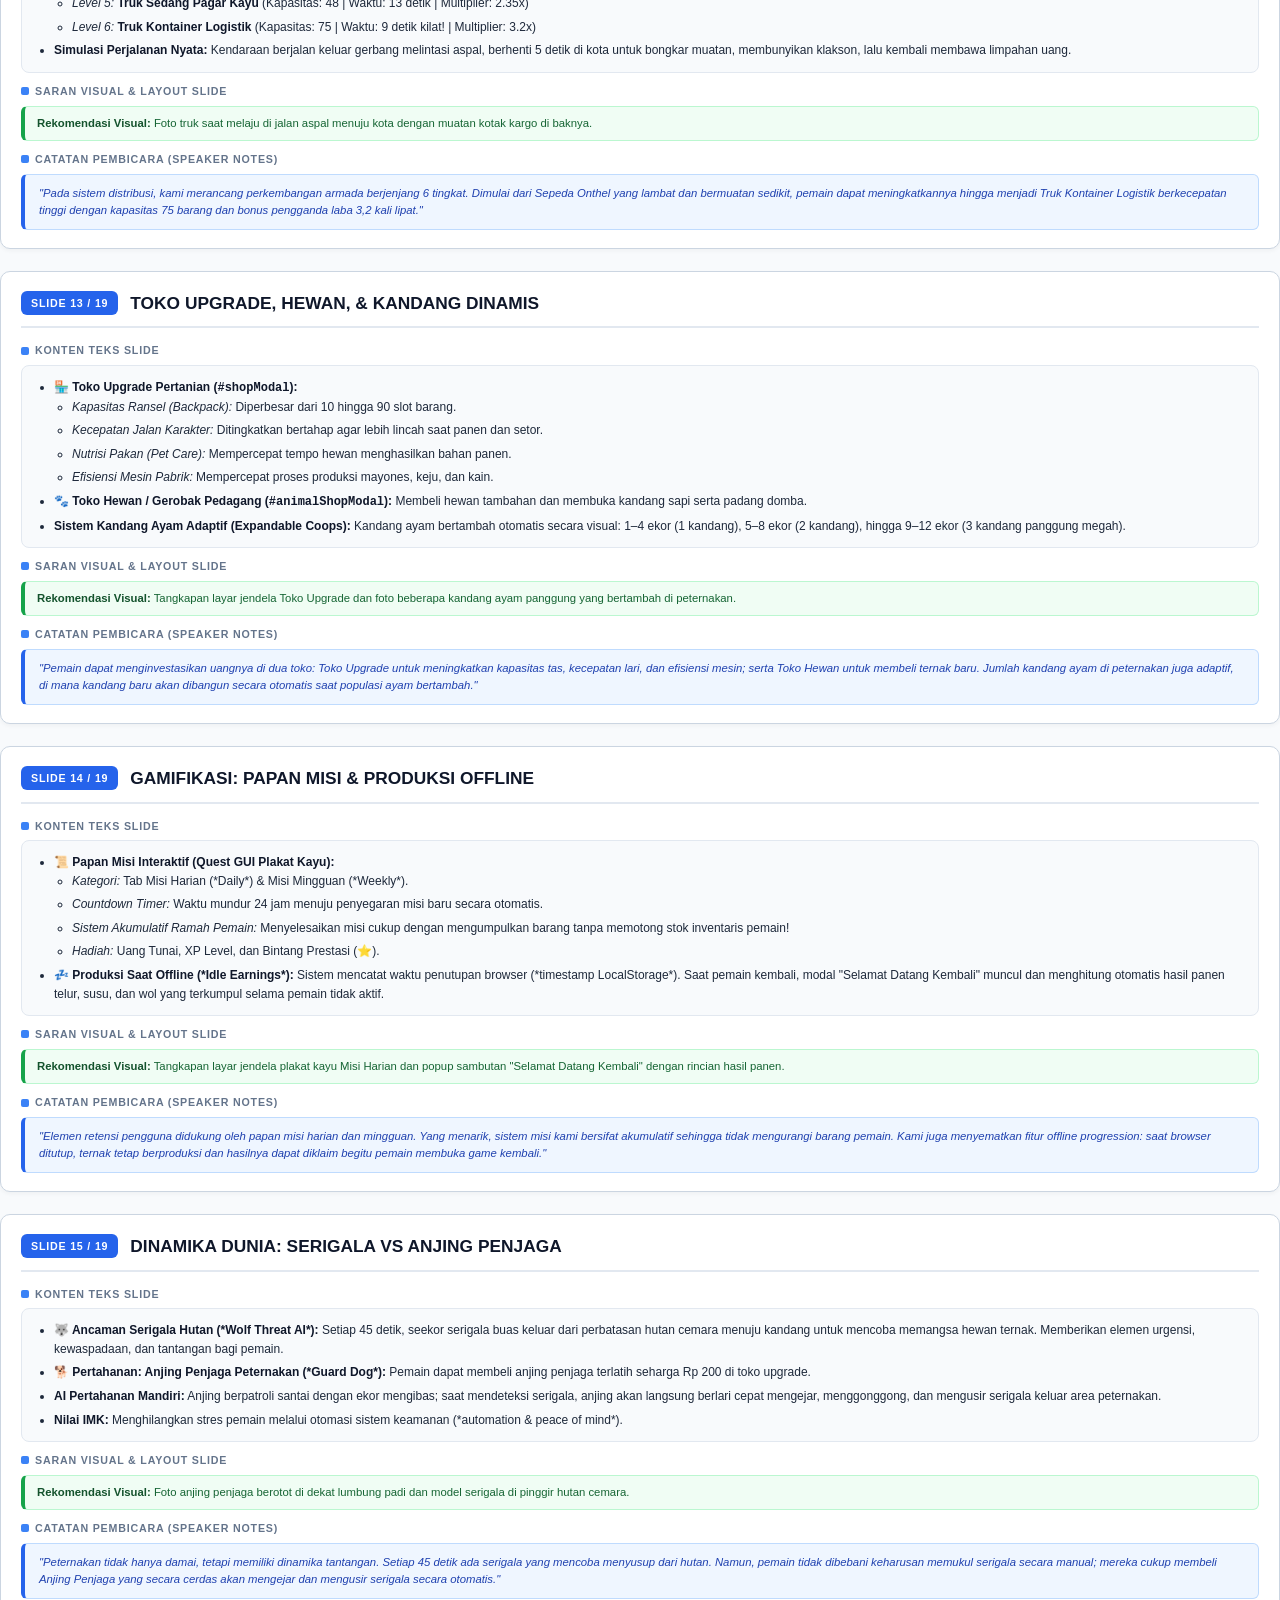
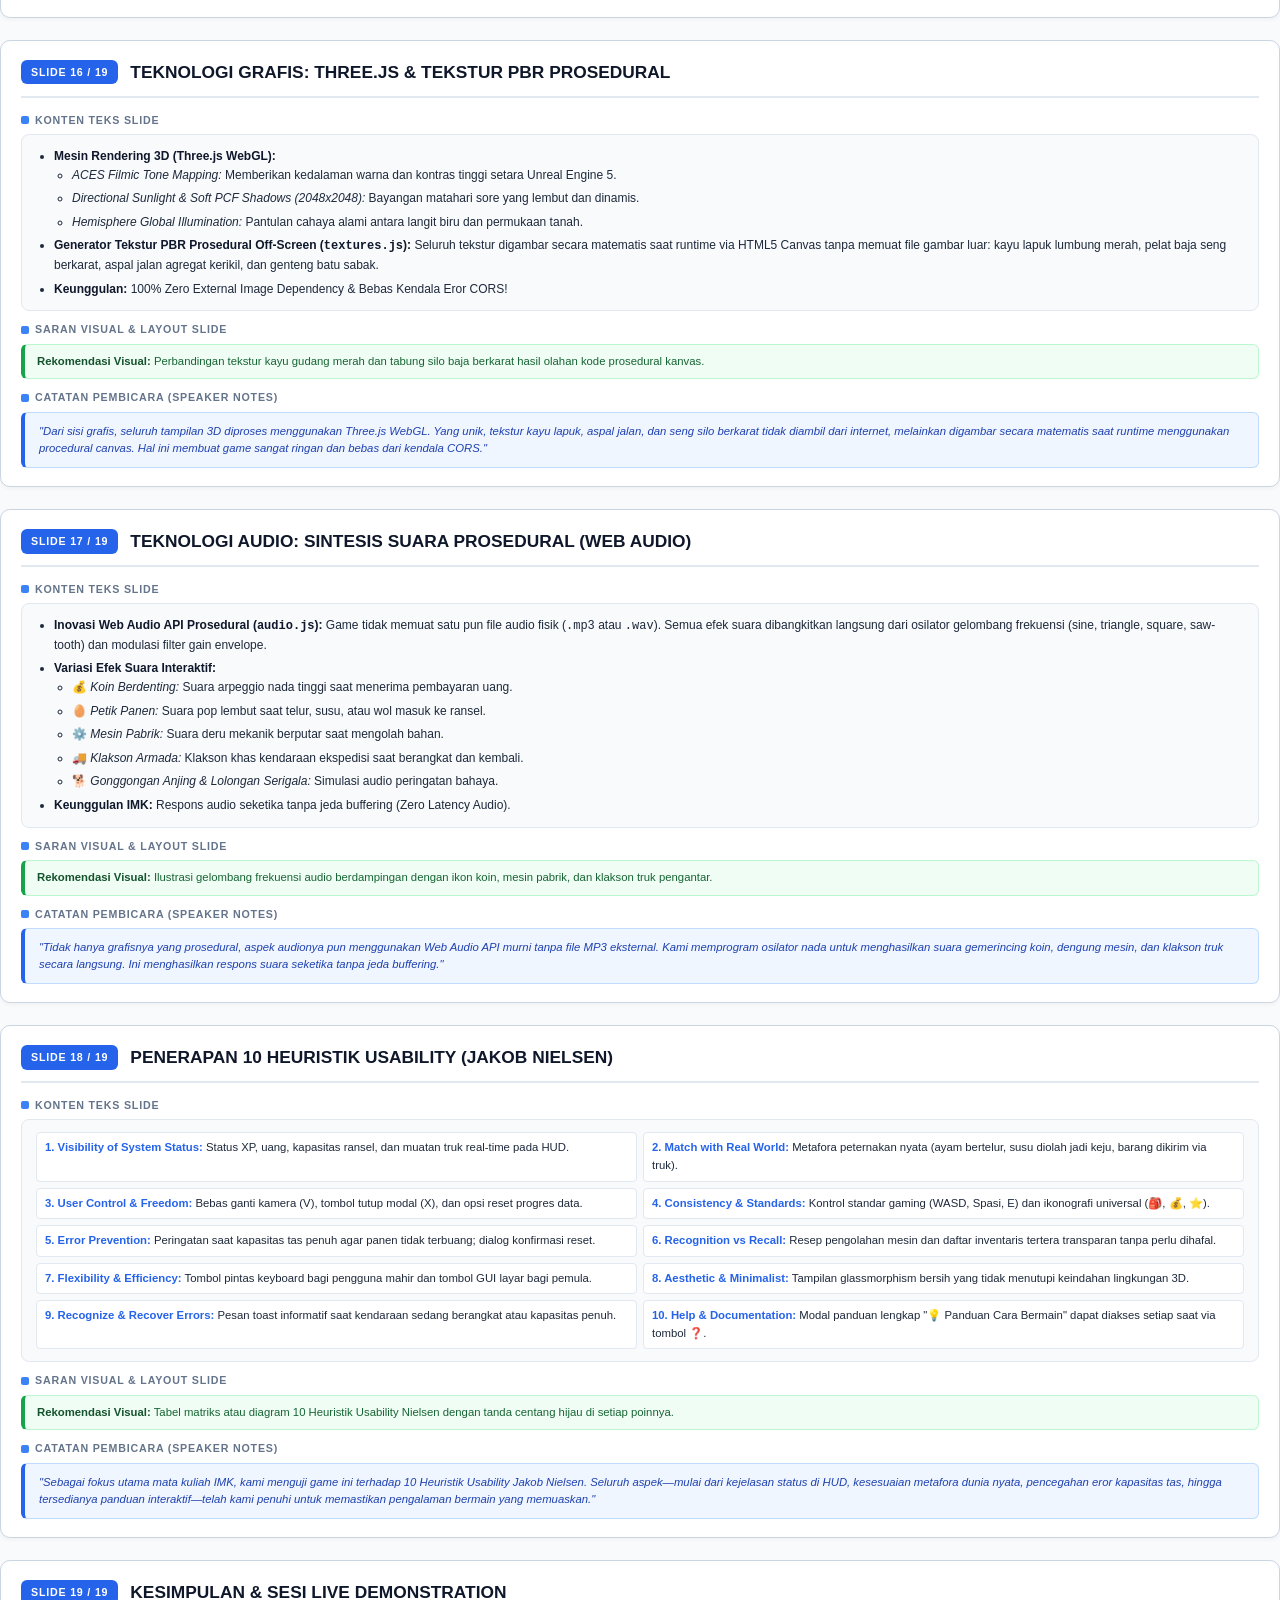
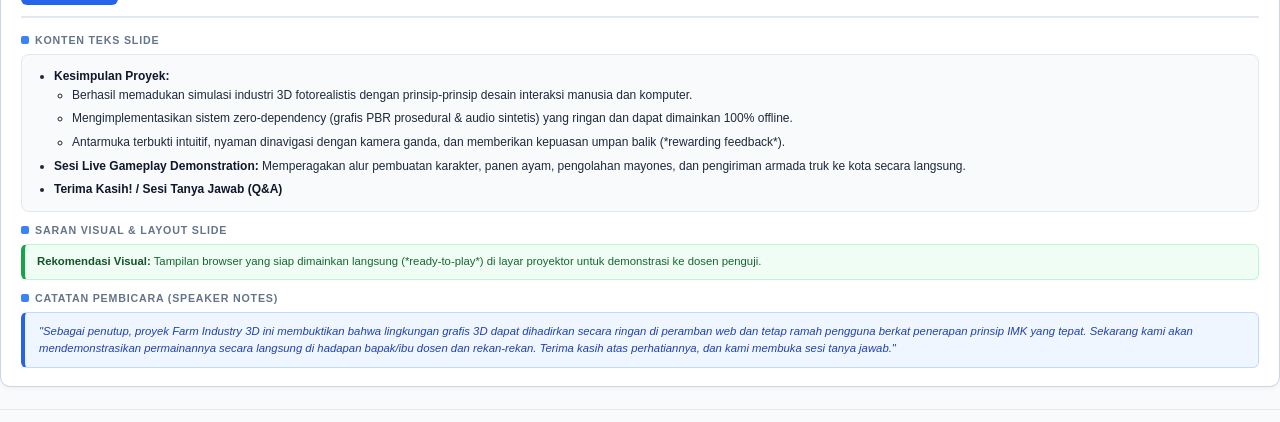
<file: materi_presentasi_lengkap.html>
<!DOCTYPE html>
<html lang="id">
<head>
    <meta charset="UTF-8">
    <meta name="viewport" content="width=device-width, initial-scale=1.0">
    <title>Materi Presentasi PPT - Farm Industry 3D (IMK Edition)</title>
    <style>
        @page {
            size: A4;
            margin: 14mm 16mm 14mm 16mm;
        }

        * {
            box-sizing: border-box;
            -webkit-print-color-adjust: exact !important;
            print-color-adjust: exact !important;
        }

        body {
            font-family: 'Segoe UI', -apple-system, BlinkMacSystemFont, Roboto, Helvetica, Arial, sans-serif;
            color: #1E293B;
            background-color: #F8FAFC;
            line-height: 1.55;
            font-size: 10pt;
            margin: 0;
            padding: 0;
        }

        .cover-page {
            page-break-after: always;
            background: linear-gradient(135deg, #1E3A8A 0%, #0F172A 100%);
            color: #FFFFFF;
            padding: 40px 30px;
            border-radius: 12px;
            margin-bottom: 30px;
            text-align: center;
            box-shadow: 0 10px 25px -5px rgba(0, 0, 0, 0.2);
        }

        .cover-badge {
            display: inline-block;
            background: rgba(59, 130, 246, 0.25);
            border: 1px solid #60A5FA;
            color: #93C5FD;
            padding: 6px 16px;
            border-radius: 20px;
            font-size: 9pt;
            font-weight: 700;
            letter-spacing: 1.5px;
            text-transform: uppercase;
            margin-bottom: 20px;
        }

        .cover-title {
            font-size: 26pt;
            font-weight: 800;
            line-height: 1.2;
            margin: 0 0 10px 0;
            color: #FFFFFF;
        }

        .cover-subtitle {
            font-size: 13pt;
            color: #CBD5E1;
            max-width: 650px;
            margin: 0 auto 25px auto;
            font-weight: 400;
        }

        .cover-meta {
            display: grid;
            grid-template-columns: repeat(2, 1fr);
            gap: 15px;
            max-width: 600px;
            margin: 0 auto;
            background: rgba(255, 255, 255, 0.08);
            backdrop-filter: blur(8px);
            padding: 16px 20px;
            border-radius: 8px;
            border: 1px solid rgba(255, 255, 255, 0.15);
            text-align: left;
        }

        .cover-meta-item {
            font-size: 9.5pt;
        }

        .cover-meta-label {
            color: #94A3B8;
            font-size: 8pt;
            text-transform: uppercase;
            letter-spacing: 0.5px;
            font-weight: 600;
        }

        .cover-meta-value {
            color: #F8FAFC;
            font-weight: 700;
            margin-top: 2px;
        }

        .toc-box {
            background: #FFFFFF;
            border: 1px solid #E2E8F0;
            border-radius: 10px;
            padding: 20px;
            margin-bottom: 30px;
            page-break-after: always;
        }

        .toc-title {
            font-size: 14pt;
            font-weight: 800;
            color: #0F172A;
            margin-top: 0;
            margin-bottom: 12px;
            border-bottom: 2px solid #3B82F6;
            padding-bottom: 6px;
        }

        .toc-grid {
            display: grid;
            grid-template-columns: repeat(2, 1fr);
            gap: 6px 20px;
            font-size: 8.5pt;
        }

        .toc-item {
            display: flex;
            justify-content: space-between;
            border-bottom: 1px dashed #E2E8F0;
            padding: 4px 0;
        }

        .toc-item-num {
            font-weight: 700;
            color: #2563EB;
            margin-right: 8px;
            width: 55px;
            flex-shrink: 0;
        }

        .toc-item-name {
            color: #334155;
            flex-grow: 1;
        }

        .slide-card {
            background: #FFFFFF;
            border: 1px solid #CBD5E1;
            border-radius: 10px;
            padding: 18px 20px;
            margin-bottom: 22px;
            break-inside: avoid;
            page-break-inside: avoid;
            box-shadow: 0 2px 4px rgba(0, 0, 0, 0.04);
            position: relative;
        }

        .slide-header {
            display: flex;
            align-items: center;
            justify-content: space-between;
            border-bottom: 2px solid #E2E8F0;
            padding-bottom: 10px;
            margin-bottom: 14px;
        }

        .slide-number-pill {
            background: #2563EB;
            color: #FFFFFF;
            font-size: 8pt;
            font-weight: 800;
            padding: 4px 10px;
            border-radius: 6px;
            text-transform: uppercase;
            letter-spacing: 0.8px;
        }

        .slide-title-main {
            font-size: 13pt;
            font-weight: 800;
            color: #0F172A;
            margin: 0;
            flex-grow: 1;
            margin-left: 12px;
        }

        .section-label {
            font-size: 8pt;
            font-weight: 800;
            text-transform: uppercase;
            letter-spacing: 0.8px;
            color: #64748B;
            margin-top: 10px;
            margin-bottom: 6px;
            display: flex;
            align-items: center;
            gap: 6px;
        }

        .section-label::before {
            content: "";
            display: inline-block;
            width: 8px;
            height: 8px;
            background-color: #3B82F6;
            border-radius: 2px;
        }

        .content-box {
            background: #F8FAFC;
            border: 1px solid #E2E8F0;
            border-radius: 8px;
            padding: 12px 14px;
            font-size: 9pt;
            color: #1E293B;
            margin-bottom: 10px;
        }

        .content-box ul {
            margin: 0;
            padding-left: 18px;
        }

        .content-box li {
            margin-bottom: 5px;
        }

        .content-box li:last-child {
            margin-bottom: 0;
        }

        .content-box strong {
            color: #0F172A;
        }

        .visual-box {
            background: #F0FDF4;
            border: 1px solid #BBF7D0;
            border-left: 4px solid #16A34A;
            border-radius: 6px;
            padding: 8px 12px;
            font-size: 8.5pt;
            color: #166534;
            margin-bottom: 10px;
        }

        .visual-box strong {
            color: #14532D;
        }

        .notes-box {
            background: #EFF6FF;
            border: 1px solid #BFDBFE;
            border-left: 4px solid #2563EB;
            border-radius: 6px;
            padding: 10px 14px;
            font-size: 8.5pt;
            color: #1E40AF;
            font-style: italic;
            line-height: 1.5;
        }

        .notes-box strong {
            color: #1E3A8A;
            font-style: normal;
        }

        .team-grid {
            display: grid;
            grid-template-columns: repeat(2, 1fr);
            gap: 10px;
            margin-top: 6px;
        }

        .team-card {
            background: #FFFFFF;
            border: 1px solid #CBD5E1;
            border-radius: 6px;
            padding: 10px;
            font-size: 8pt;
        }

        .team-name {
            font-weight: 800;
            color: #0F172A;
            font-size: 9pt;
        }

        .team-role {
            color: #2563EB;
            font-weight: 700;
            margin-bottom: 4px;
            font-size: 8pt;
        }

        .team-desc {
            color: #475569;
            line-height: 1.4;
        }

        .highlight-badge {
            display: inline-block;
            background: #FEF3C7;
            color: #92400E;
            padding: 2px 6px;
            border-radius: 4px;
            font-weight: 700;
            font-size: 8pt;
        }

        .heuristics-list {
            display: grid;
            grid-template-columns: repeat(2, 1fr);
            gap: 6px;
            font-size: 8.5pt;
        }

        .heuristic-item {
            background: #FFFFFF;
            border: 1px solid #E2E8F0;
            border-radius: 4px;
            padding: 6px 8px;
        }

        .heuristic-num {
            font-weight: 800;
            color: #2563EB;
        }

        .footer-note {
            text-align: center;
            font-size: 8pt;
            color: #94A3B8;
            margin-top: 20px;
            padding-top: 10px;
            border-top: 1px solid #E2E8F0;
        }
    </style>
</head>
<body>

    <!-- COVER PAGE -->
    <div class="cover-page">
        <div class="cover-badge">Buku Panduan & Materi Lengkap Slide Presentasi</div>
        <h1 class="cover-title">FARM INDUSTRY 3D<br>(IMK EDITION)</h1>
        <p class="cover-subtitle">Simulasi Industri Peternakan 3D Berbasis Web: Implementasi Desain Antarmuka, Sistem Interaksi, dan Evaluasi Usability</p>
        
        <div class="cover-meta">
            <div class="cover-meta-item">
                <div class="cover-meta-label">Mata Kuliah</div>
                <div class="cover-meta-value">Interaksi Manusia dan Komputer (IMK)</div>
            </div>
            <div class="cover-meta-item">
                <div class="cover-meta-label">Semester / Jenjang</div>
                <div class="cover-meta-value">Semester 5 — Sarjana (S1)</div>
            </div>
            <div class="cover-meta-item">
                <div class="cover-meta-label">Teknologi Inti</div>
                <div class="cover-meta-value">Three.js, WebGL, Canvas PBR, Web Audio API</div>
            </div>
            <div class="cover-meta-item">
                <div class="cover-meta-label">Format Dokumen</div>
                <div class="cover-meta-value">19 Slide Lengkap (Konten, Visual & Speaker Notes)</div>
            </div>
        </div>
    </div>

    <!-- TABLE OF CONTENTS -->
    <div class="toc-box">
        <h2 class="toc-title">DAFTAR KONTEN 19 SLIDE PRESENTASI</h2>
        <div class="toc-grid">
            <div class="toc-item"><span class="toc-item-num">Slide 01</span><span class="toc-item-name">Judul & Identitas Proyek</span></div>
            <div class="toc-item"><span class="toc-item-num">Slide 02</span><span class="toc-item-name">Tim Pengembang & Pembagian Tugas (Job Desk)</span></div>
            <div class="toc-item"><span class="toc-item-num">Slide 03</span><span class="toc-item-name">Definisi & Pengenalan Game</span></div>
            <div class="toc-item"><span class="toc-item-num">Slide 04</span><span class="toc-item-name">Alur Utama Permainan (Core Gameplay Loop)</span></div>
            <div class="toc-item"><span class="toc-item-num">Slide 05</span><span class="toc-item-name">Hewan 1 — Peternakan Ayam & Pengolahan Mayones</span></div>
            <div class="toc-item"><span class="toc-item-num">Slide 06</span><span class="toc-item-name">Hewan 2 — Sapi Perah & Industri Pengolahan Keju</span></div>
            <div class="toc-item"><span class="toc-item-num">Slide 07</span><span class="toc-item-name">Hewan 3 — Domba Wol & Industri Tekstil Premium</span></div>
            <div class="toc-item"><span class="toc-item-num">Slide 08</span><span class="toc-item-name">Personalisasi: 4 Pilihan Karakter Peternak</span></div>
            <div class="toc-item"><span class="toc-item-num">Slide 09</span><span class="toc-item-name">Tampilan HUD Modern & Sistem Inventaris Ransel</span></div>
            <div class="toc-item"><span class="toc-item-num">Slide 10</span><span class="toc-item-name">Sistem Dual-Camera & Kontrol Multimodal</span></div>
            <div class="toc-item"><span class="toc-item-num">Slide 11</span><span class="toc-item-name">Affordance, Signifiers & Feedback Sistem</span></div>
            <div class="toc-item"><span class="toc-item-num">Slide 12</span><span class="toc-item-name">Rantai Logistik: 6 Tingkat Evolusi Armada Kendaraan</span></div>
            <div class="toc-item"><span class="toc-item-num">Slide 13</span><span class="toc-item-name">Toko Upgrade, Gerobak Hewan & Kandang Dinamis</span></div>
            <div class="toc-item"><span class="toc-item-num">Slide 14</span><span class="toc-item-name">Gamifikasi: Papan Misi & Produksi Offline</span></div>
            <div class="toc-item"><span class="toc-item-num">Slide 15</span><span class="toc-item-name">Dinamika Dunia: Serigala vs Anjing Penjaga</span></div>
            <div class="toc-item"><span class="toc-item-num">Slide 16</span><span class="toc-item-name">Teknologi Grafis: Three.js & Tekstur PBR Prosedural</span></div>
            <div class="toc-item"><span class="toc-item-num">Slide 17</span><span class="toc-item-name">Teknologi Audio: Sintesis Suara Prosedural (Web Audio)</span></div>
            <div class="toc-item"><span class="toc-item-num">Slide 18</span><span class="toc-item-name">Penerapan 10 Heuristik Usability (Jakob Nielsen)</span></div>
            <div class="toc-item"><span class="toc-item-num">Slide 19</span><span class="toc-item-name">Kesimpulan & Sesi Live Demonstration</span></div>
        </div>
    </div>

    <!-- SLIDE 1 -->
    <div class="slide-card">
        <div class="slide-header">
            <span class="slide-number-pill">SLIDE 01 / 19</span>
            <h3 class="slide-title-main">JUDUL & IDENTITAS PROYEK</h3>
        </div>
        <div class="section-label">Konten Teks Slide</div>
        <div class="content-box">
            <ul>
                <li><strong>Judul Game:</strong> FARM INDUSTRY 3D (IMK EDITION)</li>
                <li><strong>Sub-Judul:</strong> Perancangan Antarmuka & Interaksi Manusia-Komputer pada Game Simulasi Agribisnis 3D Berbasis Web</li>
                <li><strong>Mata Kuliah:</strong> Interaksi Manusia dan Komputer (IMK) — Semester 5</li>
                <li><strong>Dosen Pengampu:</strong> [Nama Dosen Pengampu, Gelar]</li>
                <li><strong>Kelompok / Kelas:</strong> [Nama Kelompok / Kelas]</li>
                <li><strong>Platform:</strong> Web Browser Standalone (100% Offline-Ready & Client-Side WebGL)</li>
            </ul>
        </div>
        <div class="section-label">Saran Visual & Layout Slide</div>
        <div class="visual-box">
            <strong>Rekomendasi Visual:</strong> Tangkapan layar lanskap peternakan penuh dari sudut pandang tinggi (*Birds-Eye Diorama*) yang memperlihatkan keseluruhan lumbung merah, silo logam, dan jalan raya. Logo/Judul besar di tengah dengan tipografi modern.
        </div>
        <div class="section-label">Catatan Pembicara (Speaker Notes)</div>
        <div class="notes-box">
            "Selamat pagi/siang bapak/ibu dosen dan teman-teman sekalian. Hari ini kami akan mempresentasikan proyek game 3D berbasis web berjudul 'Farm Industry 3D' yang kami kembangkan untuk tugas mata kuliah Interaksi Manusia dan Komputer Semester 5. Fokus utama proyek ini adalah bagaimana menerapkan prinsip-prinsip desain antarmuka dan interaksi yang ramah pengguna dalam lingkungan simulasi 3 dimensi."
        </div>
    </div>

    <!-- SLIDE 2 -->
    <div class="slide-card">
        <div class="slide-header">
            <span class="slide-number-pill">SLIDE 02 / 19</span>
            <h3 class="slide-title-main">TIM PENGEMBANG & PEMBAGIAN TUGAS (JOB DESK)</h3>
        </div>
        <div class="section-label">Konten Teks Slide</div>
        <div class="content-box">
            <div class="team-grid">
                <div class="team-card">
                    <div class="team-name">1. [Nama Anggota 1 & NIM]</div>
                    <div class="team-role">Project Leader & UI/UX Interaction Designer</div>
                    <div class="team-desc">
                        • Desain Top HUD Glassmorphism & palet pastel<br>
                        • Desain alur interaksi & sistem modal 2-tab ransel<br>
                        • Pemetaan prinsip IMK & 10 Heuristik Usability Nielsen<br>
                        • Pengujian kegunaan (*usability testing*) antarmuka
                    </div>
                </div>
                <div class="team-card">
                    <div class="team-name">2. [Nama Anggota 2 & NIM]</div>
                    <div class="team-role">3D Engine & Core Interaction Developer</div>
                    <div class="team-desc">
                        • Pengaturan Three.js WebGL & scene management (`3d_game.js`)<br>
                        • Dynamic Dual-Camera System (lerp Diorama ⇄ FPV)<br>
                        • Skema kontrol multimodal (WASD, V, E, Spasi, mouse 360°)<br>
                        • Pencahayaan UE5 tone mapping & bayangan PCF
                    </div>
                </div>
                <div class="team-card">
                    <div class="team-name">3. [Nama Anggota 3 & NIM]</div>
                    <div class="team-role">3D Modeling & Procedural Graphics Specialist</div>
                    <div class="team-desc">
                        • Pemodelan 3D arsitektur peternakan & mesin pabrik (`3d_models.js`)<br>
                        • Pemodelan hewan ternak & animasi AI (ayam, sapi, domba)<br>
                        • Generator tekstur PBR prosedural kanvas (`textures.js`)<br>
                        • Optimasi geometri mesh untuk stabil 60 FPS
                    </div>
                </div>
                <div class="team-card">
                    <div class="team-name">4. [Nama Anggota 4 & NIM]</div>
                    <div class="team-role">Game Economy, Systems & Audio Engineer</div>
                    <div class="team-desc">
                        • Manajemen state ekonomi, level/XP & inventaris (`state.js`)<br>
                        • Sistem armada pengantar (6 level) & kalkulasi omzet<br>
                        • Sistem Misi Harian & Offline Progress (LocalStorage)<br>
                        • Synthesizer efek suara prosedural Web Audio API (`audio.js`)
                    </div>
                </div>
            </div>
        </div>
        <div class="section-label">Saran Visual & Layout Slide</div>
        <div class="visual-box">
            <strong>Rekomendasi Visual:</strong> Layout grid 4 kolom/kartu rapi. Setiap anggota dilengkapi avatar kartun karakter peternak (Kakek, Gadis, Wanita, Pemuda), nama, NIM, jabatan, dan poin tanggung jawabnya.
        </div>
        <div class="section-label">Catatan Pembicara (Speaker Notes)</div>
        <div class="notes-box">
            "Sebelum membedah game ini lebih dalam, perkenankan kami memperkenalkan anggota tim dan pembagian tugasnya. Kami membagi proyek ini ke dalam empat fokus: perancangan UI/UX antarmuka, rekayasa engine 3D dan kamera, pemodelan aset 3D dan tekstur prosedural, serta pengelolaan logika ekonomi dan audio synthesizer."
        </div>
    </div>

    <!-- SLIDE 3 -->
    <div class="slide-card">
        <div class="slide-header">
            <span class="slide-number-pill">SLIDE 03 / 19</span>
            <h3 class="slide-title-main">DEFINISI & PENGENALAN GAME</h3>
        </div>
        <div class="section-label">Konten Teks Slide</div>
        <div class="content-box">
            <ul>
                <li><strong>Definisi Game:</strong> Game simulasi industri peternakan (*Farming Tycoon / Idle Industrial Simulator*) 3 Dimensi berbasis web.</li>
                <li><strong>Inspirasi Alur:</strong> Mengadaptasi logika dan siklus industri dari game Roblox terkenal <code>[🏭] Farm Industry</code> karya Arazy Verse.</li>
                <li><strong>Estetika Visual:</strong> Mengusung visual fotorealistis terinspirasi dari <strong>Unreal Engine 5</strong> (pencahayaan global, bayangan lembut, dan tekstur material alami).</li>
                <li><strong>Tujuan Permainan:</strong> Membimbing pemain mengembangkan peternakan dari modal kecil (1 ayam) menuju konglomerasi industri agribisnis mandiri yang maju.</li>
                <li><strong>Keunggulan Teknis:</strong> Berjalan 100% pada peramban web (*Client-Side WebGL*), bebas dependensi internet, dan dapat dimainkan secara offline.</li>
            </ul>
        </div>
        <div class="section-label">Saran Visual & Layout Slide</div>
        <div class="visual-box">
            <strong>Rekomendasi Visual:</strong> Tampilan area peternakan utama yang menampakkan kontras lumbung merah pedesaan, tabung silo galvanis, dan jalan raya aspal dengan pencahayaan hangat sore hari (*golden hour*).
        </div>
        <div class="section-label">Catatan Pembicara (Speaker Notes)</div>
        <div class="notes-box">
            "Secara definisi, Farm Industry 3D adalah game simulasi agribisnis di mana pemain mengelola rantai industri pertanian secara mandiri. Kami mengadaptasi alur dari game Farm Industry di Roblox, namun menghadirkannya langsung di peramban web dengan tampilan visual fotorealistis ala Unreal Engine 5 tanpa perlu koneksi internet."
        </div>
    </div>

    <!-- SLIDE 4 -->
    <div class="slide-card">
        <div class="slide-header">
            <span class="slide-number-pill">SLIDE 04 / 19</span>
            <h3 class="slide-title-main">ALUR UTAMA PERMAINAN (CORE GAMEPLAY LOOP)</h3>
        </div>
        <div class="section-label">Konten Teks Slide</div>
        <div class="content-box">
            <ul>
                <li><strong>1. Panen (Harvest):</strong> Kumpulkan bahan mentah yang dihasilkan hewan di kandang (telur, susu, wol) menggunakan radius magnet panen otomatis.</li>
                <li><strong>2. Olah di Pabrik (Process):</strong> Setorkan bahan mentah ke mesin pabrik untuk melipatgandakan nilai jualnya hingga 4-5 kali lipat.</li>
                <li><strong>3. Muat Armada (Load Cargo):</strong> Pindahkan produk olahan jadi ke dalam kendaraan ekspedisi di dermaga pengiriman peternakan.</li>
                <li><strong>4. Ekspedisi Pasar (Ship & Sell):</strong> Berangkatkan armada ke pasar kota untuk menerima omzet uang tunai (*Cash*) dan XP level.</li>
                <li><strong>5. Reinvestasi & Upgrade:</strong> Gunakan keuntungan modal untuk membeli hewan baru, menambah mesin, memperbesar ransel, dan meng-upgrade armada pengantar.</li>
            </ul>
        </div>
        <div class="section-label">Saran Visual & Layout Slide</div>
        <div class="visual-box">
            <strong>Rekomendasi Visual:</strong> Diagram siklus melingkar 5 tahapan berurutan lengkap dengan panah alur dan ikon bahan: Panen ➔ Olah Mesin ➔ Muat Truk ➔ Kirim/Omzet ➔ Upgrade.
        </div>
        <div class="section-label">Catatan Pembicara (Speaker Notes)</div>
        <div class="notes-box">
            "Inti gameplay membentuk siklus ekonomi yang berulang: Pemain memanen hasil ternak, mengolahnya di pabrik untuk menaikkan harga produk, memuatnya ke kendaraan ekspedisi, lalu menjualnya ke kota. Uang yang didapat diputar kembali untuk ekspansi peternakan."
        </div>
    </div>

    <!-- SLIDE 5 -->
    <div class="slide-card">
        <div class="slide-header">
            <span class="slide-number-pill">SLIDE 05 / 19</span>
            <h3 class="slide-title-main">HEWAN 1 — PETERNAKAN AYAM & PENGOLAHAN TELUR</h3>
        </div>
        <div class="section-label">Konten Teks Slide</div>
        <div class="content-box">
            <ul>
                <li><strong>Status:</strong> Hewan awal permainan (*Starter Animal*), tersedia langsung sejak detik pertama.</li>
                <li><strong>Perilaku & Animasi AI:</strong> Ayam putih berkeliaran di kandang panggung dengan animasi mematuk tanah (*pecking AI*) dan bertelur secara otomatis.</li>
                <li><strong>Bahan Mentah:</strong> 🥚 <strong>Telur Ayam</strong> (Harga Jual Mentah: <span class="highlight-badge">Rp 5 / butir</span>)</li>
                <li><strong>Mesin Pengolah:</strong> 🏭 <strong>Egg Mixer Vat</strong> (Tangki Pengaduk Telur & Corong Saus Otomatis | Durasi Olah: 3 detik)</li>
                <li><strong>Produk Industri Jadi:</strong> 🥫 <strong>Mayones Kemasan</strong> (Harga Jual Olahan: <span class="highlight-badge">Rp 20 / kemasan</span>)</li>
                <li><strong>Margin Keuntungan Ekonomi:</strong> Peningkatan nilai tambah sebesar <strong>4x lipat (400%)!</strong></li>
            </ul>
        </div>
        <div class="section-label">Saran Visual & Layout Slide</div>
        <div class="visual-box">
            <strong>Rekomendasi Visual:</strong> Gambar split-screen: sisi kiri menampilkan kandang ayam 3D beserta ayam putihnya, sisi kanan menampilkan mesin Egg Mixer Vat serta ikon perubahan Telur ➔ Mayones.
        </div>
        <div class="section-label">Catatan Pembicara (Speaker Notes)</div>
        <div class="notes-box">
            "Hewan pertama adalah Ayam Ternak sebagai modal awal pemain. Ayam menghasilkan telur seharga 5 rupiah. Namun jika dimasukkan ke mesin Egg Mixer selama 3 detik, telur akan diolah menjadi Mayones seharga 20 rupiah. Artinya, pemain mendapatkan keuntungan empat kali lipat dibanding menjual bahan mentah secara langsung."
        </div>
    </div>

    <!-- SLIDE 6 -->
    <div class="slide-card">
        <div class="slide-header">
            <span class="slide-number-pill">SLIDE 06 / 19</span>
            <h3 class="slide-title-main">HEWAN 2 — SAPI PERAH & INDUSTRI PENGOLAHAN KEJU</h3>
        </div>
        <div class="section-label">Konten Teks Slide</div>
        <div class="content-box">
            <ul>
                <li><strong>Status:</strong> Terbuka pada Level 2 (Dapat dibeli seharga Rp 150 di toko ekspansi peternakan).</li>
                <li><strong>Perilaku & Animasi AI:</strong> Sapi perah ras Holstein hitam-putih dengan animasi merumput (*grazing AI*), mengibas ekor, dan memproduksi susu segar.</li>
                <li><strong>Bahan Mentah:</strong> 🥛 <strong>Susu Segar Murni</strong> (Harga Jual Mentah: <span class="highlight-badge">Rp 10 / botol</span>)</li>
                <li><strong>Mesin Pengolah:</strong> 🏭 <strong>Cast-Iron Cheese Press</strong> (Mesin Kempa & Pengepres Keju Hidrolik | Durasi Olah: 3 detik)</li>
                <li><strong>Produk Industri Jadi:</strong> 🧀 <strong>Balok Keju Padat</strong> (Harga Jual Olahan: <span class="highlight-badge">Rp 45 / balok</span>)</li>
                <li><strong>Margin Keuntungan Ekonomi:</strong> Peningkatan nilai tambah sebesar <strong>4,5x lipat (450%)!</strong></li>
            </ul>
        </div>
        <div class="section-label">Saran Visual & Layout Slide</div>
        <div class="visual-box">
            <strong>Rekomendasi Visual:</strong> Foto sapi perah 3D dengan corak belang realistis di area padang rumput, berdampingan dengan foto mesin pres keju hidrolik dan balok keju kuning.
        </div>
        <div class="section-label">Catatan Pembicara (Speaker Notes)</div>
        <div class="notes-box">
            "Memasuki level 2, pemain dapat membuka Sapi Perah. Susu segar memiliki harga dasar 10 rupiah. Ketika dibawa ke mesin Cheese Press hidrolik, susu dipadatkan menjadi balok keju bernilai 45 rupiah. Peningkatan omzet sebesar 4,5 kali lipat ini mendorong pemain untuk terus mengembangkan kapasitas produksinya."
        </div>
    </div>

    <!-- SLIDE 7 -->
    <div class="slide-card">
        <div class="slide-header">
            <span class="slide-number-pill">SLIDE 07 / 19</span>
            <h3 class="slide-title-main">HEWAN 3 — DOMBA WOL & INDUSTRI TEKSTIL PREMIUM</h3>
        </div>
        <div class="section-label">Konten Teks Slide</div>
        <div class="content-box">
            <ul>
                <li><strong>Status:</strong> Hewan industri premium tingkat lanjut / Level 3 (Dapat dibeli seharga Rp 300).</li>
                <li><strong>Perilaku & Animasi AI:</strong> Domba ras Hampshire dengan gumpalan wol lebat berundak dan animasi merunduk mencari makan di padang rumput.</li>
                <li><strong>Bahan Mentah:</strong> 🧶 <strong>Gumpalan Wol Mentah</strong> (Harga Jual Mentah: <span class="highlight-badge">Rp 18 / bundel</span>)</li>
                <li><strong>Mesin Pengolah:</strong> 🏭 <strong>Antique Textile Loom</strong> (Rangka Alat Tenun Kayu Walnut & Roda Pemintal Benang | Durasi: 3 detik)</li>
                <li><strong>Produk Industri Jadi:</strong> 🧵 <strong>Gulungan Benang & Kain Halus</strong> (Harga Jual Olahan: <span class="highlight-badge">Rp 85 / gulung</span>)</li>
                <li><strong>Margin Keuntungan Ekonomi:</strong> Peningkatan omzet tertinggi, yaitu <strong>hampir 5x lipat (~472%)!</strong></li>
            </ul>
        </div>
        <div class="section-label">Saran Visual & Layout Slide</div>
        <div class="visual-box">
            <strong>Rekomendasi Visual:</strong> Foto domba wol berbulu tebal di padang hijau di sisi kiri, dan foto mesin pemintal tenun kayu (*loom*) lengkap dengan gulungan benang ungu di sisi kanan.
        </div>
        <div class="section-label">Catatan Pembicara (Speaker Notes)</div>
        <div class="notes-box">
            "Hewan ketiga adalah Domba Wol Hampshire yang merepresentasikan industri tekstil di level 3. Wol mentah seharga 18 rupiah ditenun menggunakan mesin Antique Textile Loom menjadi benang dan kain halus seharga 85 rupiah. Ini adalah komoditas olahan dengan nilai jual satuan tertinggi di peternakan."
        </div>
    </div>

    <!-- SLIDE 8 -->
    <div class="slide-card">
        <div class="slide-header">
            <span class="slide-number-pill">SLIDE 08 / 19</span>
            <h3 class="slide-title-main">PERSONALISASI: 4 PILIHAN KARAKTER PETERNAK</h3>
        </div>
        <div class="section-label">Konten Teks Slide</div>
        <div class="content-box">
            <ul>
                <li><strong>Personalisasi Identitas:</strong> Pemain menginput Nama Peternak & Nama Lahan di awal permainan (*Player & Farm Identity*).</li>
                <li><strong>1. 🌾 Kakek Petani Bijak (Wise Grandpa):</strong> Berpengalaman tinggi merawat tanah; membawa <em>Garpu Rumput Legendaris</em>.</li>
                <li><strong>2. 🌻 Gadis Petani Ceria (Cheerful Girl):**</strong> Ramah dan membawa kehangatan di kebun; membawa <em>Sekop Kebun Bunga</em>.</li>
                <li><strong>3. 🧺 Petani Wanita Mandiri (Independent Woman):**</strong> Cekatan dan sangat teliti mengelola hasil bumi; membawa <em>Keranjang Panen Tradisional</em>.</li>
                <li><strong>4. 🌱 Pemuda Bersemangat (Energetic Boy):**</strong> Penuh energi menyambut fajar agribisnis baru; membawa alat <em>Cangkul & Gembor Air</em>.</li>
                <li><strong>Nilai IMK (Emotional Design):</strong> Memberikan rasa kepemilikan (*sense of ownership*) dan ikatan emosional pengguna terhadap peternakan yang dibangun.</li>
            </ul>
        </div>
        <div class="section-label">Saran Visual & Layout Slide</div>
        <div class="visual-box">
            <strong>Rekomendasi Visual:</strong> Tangkapan layar antarmuka modal pembuatan karakter ("Selamat Datang di Green Valley") yang memperlihatkan ke-4 kartu avatar berdampingan secara simetris.
        </div>
        <div class="section-label">Catatan Pembicara (Speaker Notes)</div>
        <div class="notes-box">
            "Sebelum mulai, pemain disambut layar onboarding untuk memilih avatar dan menamai peternakan mereka. Ada 4 pilihan karakter unik: Kakek Bijak, Gadis Ceria, Wanita Mandiri, dan Pemuda Bersemangat. Dalam teori IMK, personalisasi awal ini penting untuk menciptakan keterikatan emosional antara pengguna dan sistem."
        </div>
    </div>

    <!-- SLIDE 9 -->
    <div class="slide-card">
        <div class="slide-header">
            <span class="slide-number-pill">SLIDE 09 / 19</span>
            <h3 class="slide-title-main">TAMPILAN HUD MODERN & MANAJEMEN INVENTARIS</h3>
        </div>
        <div class="section-label">Konten Teks Slide</div>
        <div class="content-box">
            <ul>
                <li><strong>Top HUD Ergonomis (Glassmorphism & Pastel Badges):</strong>
                    <ul>
                        <li><em>Badge Tingkat:</em> Level peternak & bilah progres XP ungu transparan.</li>
                        <li><em>Badge Saldo:</em> Indikator uang tunai ($) dengan tombol cepat belanja <code>+</code>.</li>
                        <li><em>Badge Prestasi & Misi:</em> Bintang Prestasi (⭐) & hitung mundur pembaruan misi harian.</li>
                        <li><em>Badge Kapasitas:</em> Status Ransel (<code>0/10</code>) & Muatan Truk (<code>0/6</code>) + tombol <code>BUKA</code>.</li>
                        <li><em>Floating Action Menu:</em> Tombol aksi cepat melayang (Misi, Toko, Kamera, Audio, Panduan, Reset).</li>
                    </ul>
                </li>
                <li><strong>Modal Inventaris 2-Tab Interaktif (<code>#inventoryModal</code>):</strong>
                    <ul>
                        <li><strong>Tab Ransel:</strong> Memantau isi tas bahan mentah/olahan, bar kapasitas %, total nilai jual, dan tombol <em>"Muat Semua ke Truk"</em>.</li>
                        <li><strong>Tab Armada:</strong> Memantau kapasitas muatan armada aktif, estimasi omzet ekspedisi, dan tombol cepat <em>"Berangkatkan Armada"</em>.</li>
                    </ul>
                </li>
            </ul>
        </div>
        <div class="section-label">Saran Visual & Layout Slide</div>
        <div class="visual-box">
            <strong>Rekomendasi Visual:</strong> Tangkapan layar bilah Top HUD di bagian atas layar dan tampilan modal pop-up Ransel/Inventaris yang menampilkan grid barang dan bilah kapasitas.
        </div>
        <div class="section-label">Catatan Pembicara (Speaker Notes)</div>
        <div class="notes-box">
            "Antarmuka Top HUD kami rancang dengan gaya glassmorphism agar informasi vital seperti uang, level, dan kapasitas ransel terlihat jelas tanpa menghalangi visual 3D. Saat tombol ransel ditekan, muncul jendela inventaris dengan dua tab yang memudahkan pemain memisahkan manajemen isi tas dan muatan kendaraan."
        </div>
    </div>

    <!-- SLIDE 10 -->
    <div class="slide-card">
        <div class="slide-header">
            <span class="slide-number-pill">SLIDE 10 / 19</span>
            <h3 class="slide-title-main">SISTEM DUAL-CAMERA & KONTROL MULTIMODAL</h3>
        </div>
        <div class="section-label">Konten Teks Slide</div>
        <div class="content-box">
            <ul>
                <li><strong>🎥 Dynamic Dual-Camera System:</strong>
                    <ul>
                        <li><strong>Mode 1: Birds-Eye Diorama (Sudut Tinggi, FOV 40°):</strong> Tinjauan isometrik untuk memantau tata kelola lumbung, mesin, dan hewan secara menyeluruh layaknya miniatur foto.</li>
                        <li><strong>Mode 2: First-Person POV (Mata Petani, FOV 76°):</strong> Pandangan orang pertama setinggi 1.65 meter untuk merasakan kemegahan fisik bangunan dan hewan dari dekat.</li>
                        <li><strong>Seamless Interpolation (Lerp):</strong> Kamera meluncur secara interpolatif tanpa patah-patah, dilengkapi reticle crosshair dan toast alert status kamera.</li>
                    </ul>
                </li>
                <li><strong>🎮 Skema Kontrol yang Responsif:</strong>
                    <ul>
                        <li><code>W</code> <code>A</code> <code>S</code> <code>D</code> / Tombol Panah: Navigasi berjalan.</li>
                        <li>Tombol <code>V</code> atau <code>C</code>: Beralih mode kamera secara instan.</li>
                        <li>Tombol <code>E</code>: Aksi interaksi cepat / ambil bahan.</li>
                        <li>Tombol <code>Spasi</code>: Keberangkatan armada ekspedisi.</li>
                        <li>Drag Mouse: Menoleh 360° pada mode FPV / klik lantai tujuan.</li>
                    </ul>
                </li>
            </ul>
        </div>
        <div class="section-label">Saran Visual & Layout Slide</div>
        <div class="visual-box">
            <strong>Rekomendasi Visual:</strong> Perbandingan gambar sudut pandang Diorama (atas) dan First-Person POV (bawah) serta diagram ikon tombol keyboard kontrol.
        </div>
        <div class="section-label">Catatan Pembicara (Speaker Notes)</div>
        <div class="notes-box">
            "Sistem kamera ganda memberikan fleksibilitas tinggi. Pemain dapat memantau peternakan dari atas dalam mode Diorama, lalu menekan tombol V untuk menyelam ke sudut pandang orang pertama (FPV). Transisinya kami buat menggunakan interpolasi lerp agar halus dan tidak menyebabkan pusing atau disorientasi visual."
        </div>
    </div>

    <!-- SLIDE 11 -->
    <div class="slide-card">
        <div class="slide-header">
            <span class="slide-number-pill">SLIDE 11 / 19</span>
            <h3 class="slide-title-main">AFFORDANCE, SIGNIFIERS & FEEDBACK SISTEM</h3>
        </div>
        <div class="section-label">Konten Teks Slide</div>
        <div class="content-box">
            <ul>
                <li><strong>Interactive Floor Pads (Zona Lantai Berpendar 3D):</strong>
                    Lingkaran cahaya 3D berdenyut dengan label jelas: <strong><code>SETOR</code></strong> (masukkan bahan mentah), <strong><code>AMBIL</code></strong> (ambil produk jadi), <strong><code>MUAT TRUK</code></strong>, dan <strong><code>KIRIM TRUK</code></strong>.
                </li>
                <li><strong>Radius Magnet Panen Otomatis:</strong>
                    Bahan mentah (telur, susu, wol) di lantai kandang langsung tersedot ke ransel saat pemain mendekat dalam radius interaksi.
                </li>
                <li><strong>Roblox-Style Floating Prompt:</strong>
                    Widget interaksi dinamis mengambang <code>[E] Ambil Telur</code> / <code>[E] Buka Mesin</code> saat berada dalam jangkauan objek.
                </li>
                <li><strong>Dual Instant Feedback:</strong>
                    <ul>
                        <li><em>Visual:</em> Teks angka melayang <code>+$20</code>, bar progres 3D di atas mesin saat mengolah, dan warna reticle yang responsif.</li>
                        <li><em>Audio:</em> Umpan balik suara unik seketika untuk setiap aksi panen, pengolahan, dan transaksi.</li>
                    </ul>
                </li>
            </ul>
        </div>
        <div class="section-label">Saran Visual & Layout Slide</div>
        <div class="visual-box">
            <strong>Rekomendasi Visual:</strong> Foto close-up lingkaran pad SETOR & AMBIL di depan mesin pabrik serta prompt interaksi huruf [E] Ambil Telur.
        </div>
        <div class="section-label">Catatan Pembicara (Speaker Notes)</div>
        <div class="notes-box">
            "Penerapan prinsip interaksi terlihat dari 'Affordance' dan 'Signifiers'. Pemain tidak perlu membaca buku panduan tebal karena lingkaran bercahaya di lantai dan prompt huruf 'E' mengambang langsung memandu pemain ke mana harus berdiri dan tombol apa yang harus ditekan. Semua aksi langsung memicu umpan balik visual dan suara secara instan."
        </div>
    </div>

    <!-- SLIDE 12 -->
    <div class="slide-card">
        <div class="slide-header">
            <span class="slide-number-pill">SLIDE 12 / 19</span>
            <h3 class="slide-title-main">RANTAI LOGISTIK: 6 TINGKAT EVOLUSI KENDARAAN</h3>
        </div>
        <div class="section-label">Konten Teks Slide</div>
        <div class="content-box">
            <ul>
                <li><strong>Progresi Kendaraan Pengantar (Meningkatkan Muatan & Kecepatan):</strong>
                    <ul>
                        <li><em>Level 1:</em> <strong>Sepeda Onthel Keranjang</strong> (Kapasitas: 6 | Waktu: 45 detik | Multiplier: 1.0x)</li>
                        <li><em>Level 2:</em> <strong>Sepeda Motor Gerobak</strong> (Kapasitas: 12 | Waktu: 31 detik | Multiplier: 1.25x)</li>
                        <li><em>Level 3:</em> <strong>Kendaraan Niaga Roda Tiga</strong> (Kapasitas: 20 | Waktu: 23 detik | Multiplier: 1.55x)</li>
                        <li><em>Level 4:</em> <strong>Mobil Pikap Serbaguna</strong> (Kapasitas: 32 | Waktu: 17 detik | Multiplier: 1.9x)</li>
                        <li><em>Level 5:</em> <strong>Truk Sedang Pagar Kayu</strong> (Kapasitas: 48 | Waktu: 13 detik | Multiplier: 2.35x)</li>
                        <li><em>Level 6:</em> <strong>Truk Kontainer Logistik</strong> (Kapasitas: 75 | Waktu: 9 detik kilat! | Multiplier: 3.2x)</li>
                    </ul>
                </li>
                <li><strong>Simulasi Perjalanan Nyata:</strong> Kendaraan berjalan keluar gerbang melintasi aspal, berhenti 5 detik di kota untuk bongkar muatan, membunyikan klakson, lalu kembali membawa limpahan uang.</li>
            </ul>
        </div>
        <div class="section-label">Saran Visual & Layout Slide</div>
        <div class="visual-box">
            <strong>Rekomendasi Visual:</strong> Foto truk saat melaju di jalan aspal menuju kota dengan muatan kotak kargo di baknya.
        </div>
        <div class="section-label">Catatan Pembicara (Speaker Notes)</div>
        <div class="notes-box">
            "Pada sistem distribusi, kami merancang perkembangan armada berjenjang 6 tingkat. Dimulai dari Sepeda Onthel yang lambat dan bermuatan sedikit, pemain dapat meningkatkannya hingga menjadi Truk Kontainer Logistik berkecepatan tinggi dengan kapasitas 75 barang dan bonus pengganda laba 3,2 kali lipat."
        </div>
    </div>

    <!-- SLIDE 13 -->
    <div class="slide-card">
        <div class="slide-header">
            <span class="slide-number-pill">SLIDE 13 / 19</span>
            <h3 class="slide-title-main">TOKO UPGRADE, HEWAN, & KANDANG DINAMIS</h3>
        </div>
        <div class="section-label">Konten Teks Slide</div>
        <div class="content-box">
            <ul>
                <li><strong>🏪 Toko Upgrade Pertanian (<code>#shopModal</code>):</strong>
                    <ul>
                        <li><em>Kapasitas Ransel (Backpack):</em> Diperbesar dari 10 hingga 90 slot barang.</li>
                        <li><em>Kecepatan Jalan Karakter:</em> Ditingkatkan bertahap agar lebih lincah saat panen dan setor.</li>
                        <li><em>Nutrisi Pakan (Pet Care):</em> Mempercepat tempo hewan menghasilkan bahan panen.</li>
                        <li><em>Efisiensi Mesin Pabrik:</em> Mempercepat proses produksi mayones, keju, dan kain.</li>
                    </ul>
                </li>
                <li><strong>🐾 Toko Hewan / Gerobak Pedagang (<code>#animalShopModal</code>):</strong>
                    Membeli hewan tambahan dan membuka kandang sapi serta padang domba.
                </li>
                <li><strong>Sistem Kandang Ayam Adaptif (Expandable Coops):</strong>
                    Kandang ayam bertambah otomatis secara visual: 1–4 ekor (1 kandang), 5–8 ekor (2 kandang), hingga 9–12 ekor (3 kandang panggung megah).
                </li>
            </ul>
        </div>
        <div class="section-label">Saran Visual & Layout Slide</div>
        <div class="visual-box">
            <strong>Rekomendasi Visual:</strong> Tangkapan layar jendela Toko Upgrade dan foto beberapa kandang ayam panggung yang bertambah di peternakan.
        </div>
        <div class="section-label">Catatan Pembicara (Speaker Notes)</div>
        <div class="notes-box">
            "Pemain dapat menginvestasikan uangnya di dua toko: Toko Upgrade untuk meningkatkan kapasitas tas, kecepatan lari, dan efisiensi mesin; serta Toko Hewan untuk membeli ternak baru. Jumlah kandang ayam di peternakan juga adaptif, di mana kandang baru akan dibangun secara otomatis saat populasi ayam bertambah."
        </div>
    </div>

    <!-- SLIDE 14 -->
    <div class="slide-card">
        <div class="slide-header">
            <span class="slide-number-pill">SLIDE 14 / 19</span>
            <h3 class="slide-title-main">GAMIFIKASI: PAPAN MISI & PRODUKSI OFFLINE</h3>
        </div>
        <div class="section-label">Konten Teks Slide</div>
        <div class="content-box">
            <ul>
                <li><strong>📜 Papan Misi Interaktif (Quest GUI Plakat Kayu):</strong>
                    <ul>
                        <li><em>Kategori:</em> Tab Misi Harian (*Daily*) & Misi Mingguan (*Weekly*).</li>
                        <li><em>Countdown Timer:</em> Waktu mundur 24 jam menuju penyegaran misi baru secara otomatis.</li>
                        <li><em>Sistem Akumulatif Ramah Pemain:</em> Menyelesaikan misi cukup dengan mengumpulkan barang tanpa memotong stok inventaris pemain!</li>
                        <li><em>Hadiah:</em> Uang Tunai, XP Level, dan Bintang Prestasi (⭐).</li>
                    </ul>
                </li>
                <li><strong>💤 Produksi Saat Offline (*Idle Earnings*):</strong>
                    Sistem mencatat waktu penutupan browser (*timestamp LocalStorage*). Saat pemain kembali, modal "Selamat Datang Kembali" muncul dan menghitung otomatis hasil panen telur, susu, dan wol yang terkumpul selama pemain tidak aktif.
                </li>
            </ul>
        </div>
        <div class="section-label">Saran Visual & Layout Slide</div>
        <div class="visual-box">
            <strong>Rekomendasi Visual:</strong> Tangkapan layar jendela plakat kayu Misi Harian dan popup sambutan "Selamat Datang Kembali" dengan rincian hasil panen.
        </div>
        <div class="section-label">Catatan Pembicara (Speaker Notes)</div>
        <div class="notes-box">
            "Elemen retensi pengguna didukung oleh papan misi harian dan mingguan. Yang menarik, sistem misi kami bersifat akumulatif sehingga tidak mengurangi barang pemain. Kami juga menyematkan fitur offline progression: saat browser ditutup, ternak tetap berproduksi dan hasilnya dapat diklaim begitu pemain membuka game kembali."
        </div>
    </div>

    <!-- SLIDE 15 -->
    <div class="slide-card">
        <div class="slide-header">
            <span class="slide-number-pill">SLIDE 15 / 19</span>
            <h3 class="slide-title-main">DINAMIKA DUNIA: SERIGALA VS ANJING PENJAGA</h3>
        </div>
        <div class="section-label">Konten Teks Slide</div>
        <div class="content-box">
            <ul>
                <li><strong>🐺 Ancaman Serigala Hutan (*Wolf Threat AI*):</strong>
                    Setiap 45 detik, seekor serigala buas keluar dari perbatasan hutan cemara menuju kandang untuk mencoba memangsa hewan ternak. Memberikan elemen urgensi, kewaspadaan, dan tantangan bagi pemain.
                </li>
                <li><strong>🐕 Pertahanan: Anjing Penjaga Peternakan (*Guard Dog*):</strong>
                    Pemain dapat membeli anjing penjaga terlatih seharga Rp 200 di toko upgrade.
                </li>
                <li><strong>AI Pertahanan Mandiri:</strong>
                    Anjing berpatroli santai dengan ekor mengibas; saat mendeteksi serigala, anjing akan langsung berlari cepat mengejar, menggonggong, dan mengusir serigala keluar area peternakan.
                </li>
                <li><strong>Nilai IMK:</strong> Menghilangkan stres pemain melalui otomasi sistem keamanan (*automation & peace of mind*).</li>
            </ul>
        </div>
        <div class="section-label">Saran Visual & Layout Slide</div>
        <div class="visual-box">
            <strong>Rekomendasi Visual:</strong> Foto anjing penjaga berotot di dekat lumbung padi dan model serigala di pinggir hutan cemara.
        </div>
        <div class="section-label">Catatan Pembicara (Speaker Notes)</div>
        <div class="notes-box">
            "Peternakan tidak hanya damai, tetapi memiliki dinamika tantangan. Setiap 45 detik ada serigala yang mencoba menyusup dari hutan. Namun, pemain tidak dibebani keharusan memukul serigala secara manual; mereka cukup membeli Anjing Penjaga yang secara cerdas akan mengejar dan mengusir serigala secara otomatis."
        </div>
    </div>

    <!-- SLIDE 16 -->
    <div class="slide-card">
        <div class="slide-header">
            <span class="slide-number-pill">SLIDE 16 / 19</span>
            <h3 class="slide-title-main">TEKNOLOGI GRAFIS: THREE.JS & TEKSTUR PBR PROSEDURAL</h3>
        </div>
        <div class="section-label">Konten Teks Slide</div>
        <div class="content-box">
            <ul>
                <li><strong>Mesin Rendering 3D (Three.js WebGL):</strong>
                    <ul>
                        <li><em>ACES Filmic Tone Mapping:</em> Memberikan kedalaman warna dan kontras tinggi setara Unreal Engine 5.</li>
                        <li><em>Directional Sunlight & Soft PCF Shadows (2048x2048):</em> Bayangan matahari sore yang lembut dan dinamis.</li>
                        <li><em>Hemisphere Global Illumination:</em> Pantulan cahaya alami antara langit biru dan permukaan tanah.</li>
                    </ul>
                </li>
                <li><strong>Generator Tekstur PBR Prosedural Off-Screen (<code>textures.js</code>):</strong>
                    Seluruh tekstur digambar secara matematis saat runtime via HTML5 Canvas tanpa memuat file gambar luar:
                    kayu lapuk lumbung merah, pelat baja seng berkarat, aspal jalan agregat kerikil, dan genteng batu sabak.
                </li>
                <li><strong>Keunggulan:</strong> 100% Zero External Image Dependency & Bebas Kendala Eror CORS!</li>
            </ul>
        </div>
        <div class="section-label">Saran Visual & Layout Slide</div>
        <div class="visual-box">
            <strong>Rekomendasi Visual:</strong> Perbandingan tekstur kayu gudang merah dan tabung silo baja berkarat hasil olahan kode prosedural kanvas.
        </div>
        <div class="section-label">Catatan Pembicara (Speaker Notes)</div>
        <div class="notes-box">
            "Dari sisi grafis, seluruh tampilan 3D diproses menggunakan Three.js WebGL. Yang unik, tekstur kayu lapuk, aspal jalan, dan seng silo berkarat tidak diambil dari internet, melainkan digambar secara matematis saat runtime menggunakan procedural canvas. Hal ini membuat game sangat ringan dan bebas dari kendala CORS."
        </div>
    </div>

    <!-- SLIDE 17 -->
    <div class="slide-card">
        <div class="slide-header">
            <span class="slide-number-pill">SLIDE 17 / 19</span>
            <h3 class="slide-title-main">TEKNOLOGI AUDIO: SINTESIS SUARA PROSEDURAL (WEB AUDIO)</h3>
        </div>
        <div class="section-label">Konten Teks Slide</div>
        <div class="content-box">
            <ul>
                <li><strong>Inovasi Web Audio API Prosedural (<code>audio.js</code>):</strong>
                    Game tidak memuat satu pun file audio fisik (<code>.mp3</code> atau <code>.wav</code>). Semua efek suara dibangkitkan langsung dari osilator gelombang frekuensi (sine, triangle, square, saw-tooth) dan modulasi filter gain envelope.
                </li>
                <li><strong>Variasi Efek Suara Interaktif:</strong>
                    <ul>
                        <li>💰 <em>Koin Berdenting:</em> Suara arpeggio nada tinggi saat menerima pembayaran uang.</li>
                        <li>🥚 <em>Petik Panen:</em> Suara pop lembut saat telur, susu, atau wol masuk ke ransel.</li>
                        <li>⚙️ <em>Mesin Pabrik:</em> Suara deru mekanik berputar saat mengolah bahan.</li>
                        <li>🚚 <em>Klakson Armada:</em> Klakson khas kendaraan ekspedisi saat berangkat dan kembali.</li>
                        <li>🐕 <em>Gonggongan Anjing & Lolongan Serigala:</em> Simulasi audio peringatan bahaya.</li>
                    </ul>
                </li>
                <li><strong>Keunggulan IMK:</strong> Respons audio seketika tanpa jeda buffering (Zero Latency Audio).</li>
            </ul>
        </div>
        <div class="section-label">Saran Visual & Layout Slide</div>
        <div class="visual-box">
            <strong>Rekomendasi Visual:</strong> Ilustrasi gelombang frekuensi audio berdampingan dengan ikon koin, mesin pabrik, dan klakson truk pengantar.
        </div>
        <div class="section-label">Catatan Pembicara (Speaker Notes)</div>
        <div class="notes-box">
            "Tidak hanya grafisnya yang prosedural, aspek audionya pun menggunakan Web Audio API murni tanpa file MP3 eksternal. Kami memprogram osilator nada untuk menghasilkan suara gemerincing koin, dengung mesin, dan klakson truk secara langsung. Ini menghasilkan respons suara seketika tanpa jeda buffering."
        </div>
    </div>

    <!-- SLIDE 18 -->
    <div class="slide-card">
        <div class="slide-header">
            <span class="slide-number-pill">SLIDE 18 / 19</span>
            <h3 class="slide-title-main">PENERAPAN 10 HEURISTIK USABILITY (JAKOB NIELSEN)</h3>
        </div>
        <div class="section-label">Konten Teks Slide</div>
        <div class="content-box">
            <div class="heuristics-list">
                <div class="heuristic-item"><span class="heuristic-num">1. Visibility of System Status:</span> Status XP, uang, kapasitas ransel, dan muatan truk real-time pada HUD.</div>
                <div class="heuristic-item"><span class="heuristic-num">2. Match with Real World:</span> Metafora peternakan nyata (ayam bertelur, susu diolah jadi keju, barang dikirim via truk).</div>
                <div class="heuristic-item"><span class="heuristic-num">3. User Control & Freedom:</span> Bebas ganti kamera (V), tombol tutup modal (X), dan opsi reset progres data.</div>
                <div class="heuristic-item"><span class="heuristic-num">4. Consistency & Standards:</span> Kontrol standar gaming (WASD, Spasi, E) dan ikonografi universal (🎒, 💰, ⭐).</div>
                <div class="heuristic-item"><span class="heuristic-num">5. Error Prevention:</span> Peringatan saat kapasitas tas penuh agar panen tidak terbuang; dialog konfirmasi reset.</div>
                <div class="heuristic-item"><span class="heuristic-num">6. Recognition vs Recall:</span> Resep pengolahan mesin dan daftar inventaris tertera transparan tanpa perlu dihafal.</div>
                <div class="heuristic-item"><span class="heuristic-num">7. Flexibility & Efficiency:</span> Tombol pintas keyboard bagi pengguna mahir dan tombol GUI layar bagi pemula.</div>
                <div class="heuristic-item"><span class="heuristic-num">8. Aesthetic & Minimalist:</span> Tampilan glassmorphism bersih yang tidak menutupi keindahan lingkungan 3D.</div>
                <div class="heuristic-item"><span class="heuristic-num">9. Recognize & Recover Errors:</span> Pesan toast informatif saat kendaraan sedang berangkat atau kapasitas penuh.</div>
                <div class="heuristic-item"><span class="heuristic-num">10. Help & Documentation:</span> Modal panduan lengkap "💡 Panduan Cara Bermain" dapat diakses setiap saat via tombol ❓.</div>
            </div>
        </div>
        <div class="section-label">Saran Visual & Layout Slide</div>
        <div class="visual-box">
            <strong>Rekomendasi Visual:</strong> Tabel matriks atau diagram 10 Heuristik Usability Nielsen dengan tanda centang hijau di setiap poinnya.
        </div>
        <div class="section-label">Catatan Pembicara (Speaker Notes)</div>
        <div class="notes-box">
            "Sebagai fokus utama mata kuliah IMK, kami menguji game ini terhadap 10 Heuristik Usability Jakob Nielsen. Seluruh aspek—mulai dari kejelasan status di HUD, kesesuaian metafora dunia nyata, pencegahan eror kapasitas tas, hingga tersedianya panduan interaktif—telah kami penuhi untuk memastikan pengalaman bermain yang memuaskan."
        </div>
    </div>

    <!-- SLIDE 19 -->
    <div class="slide-card">
        <div class="slide-header">
            <span class="slide-number-pill">SLIDE 19 / 19</span>
            <h3 class="slide-title-main">KESIMPULAN & SESI LIVE DEMONSTRATION</h3>
        </div>
        <div class="section-label">Konten Teks Slide</div>
        <div class="content-box">
            <ul>
                <li><strong>Kesimpulan Proyek:</strong>
                    <ul>
                        <li>Berhasil memadukan simulasi industri 3D fotorealistis dengan prinsip-prinsip desain interaksi manusia dan komputer.</li>
                        <li>Mengimplementasikan sistem zero-dependency (grafis PBR prosedural & audio sintetis) yang ringan dan dapat dimainkan 100% offline.</li>
                        <li>Antarmuka terbukti intuitif, nyaman dinavigasi dengan kamera ganda, dan memberikan kepuasan umpan balik (*rewarding feedback*).</li>
                    </ul>
                </li>
                <li><strong>Sesi Live Gameplay Demonstration:</strong> Memperagakan alur pembuatan karakter, panen ayam, pengolahan mayones, dan pengiriman armada truk ke kota secara langsung.</li>
                <li><strong>Terima Kasih! / Sesi Tanya Jawab (Q&A)</strong></li>
            </ul>
        </div>
        <div class="section-label">Saran Visual & Layout Slide</div>
        <div class="visual-box">
            <strong>Rekomendasi Visual:</strong> Tampilan browser yang siap dimainkan langsung (*ready-to-play*) di layar proyektor untuk demonstrasi ke dosen penguji.
        </div>
        <div class="section-label">Catatan Pembicara (Speaker Notes)</div>
        <div class="notes-box">
            "Sebagai penutup, proyek Farm Industry 3D ini membuktikan bahwa lingkungan grafis 3D dapat dihadirkan secara ringan di peramban web dan tetap ramah pengguna berkat penerapan prinsip IMK yang tepat. Sekarang kami akan mendemonstrasikan permainannya secara langsung di hadapan bapak/ibu dosen dan rekan-rekan. Terima kasih atas perhatiannya, dan kami membuka sesi tanya jawab."
        </div>
    </div>

    <div class="footer-note">
        Dokumen Materi Lengkap Presentasi PPT • Farm Industry 3D (IMK Edition) • Mata Kuliah Interaksi Manusia dan Komputer (Semester 5)
    </div>

</body>
</html>
</file>
<file: css/style.css>
/* style.css - Desain Antarmuka IMK Modern & Responsif untuk Farm Industry Web */

:root {
    --primary: #2E7D32;
    --primary-light: #4CAF50;
    --gold: #FFD700;
    --dark: #1E293B;
    --surface: rgba(30, 41, 59, 0.85);
    --border: rgba(255, 255, 255, 0.15);
    --font-family: 'Segoe UI', system-ui, -apple-system, BlinkMacSystemFont, Roboto, sans-serif;
}

* {
    box-sizing: border-box;
    margin: 0;
    padding: 0;
    user-select: none;
    -webkit-user-select: none;
}

body {
    background-color: #0F172A;
    color: #F8FAFC;
    font-family: var(--font-family);
    min-height: 100vh;
    display: flex;
    flex-direction: column;
    align-items: center;
    justify-content: flex-start;
    overflow-x: hidden;
}

/* Header & HUD Navigasi Bergaya Game Kasual Peternakan (Sesuai Persis media_1794443741827_e16e2a11.jpg) */
.top-hud {
    width: 100%;
    max-width: 1280px;
    padding: 12px 18px 24px 18px;
    display: flex;
    justify-content: space-between;
    align-items: flex-start;
    position: sticky;
    top: 0;
    z-index: 50;
    background: transparent;
    pointer-events: none;
    box-shadow: none;
    border: none;
}

.hud-pill-bar {
    display: flex;
    align-items: center;
    gap: 14px;
    pointer-events: auto;
    flex-wrap: wrap;
}

.hud-pill-group {
    position: relative;
    display: flex;
    align-items: center;
    filter: drop-shadow(0 4px 6px rgba(0, 0, 0, 0.35));
    transition: transform 0.18s ease;
}

.hud-pill-group:hover {
    transform: translateY(-2px);
}

.hud-pill-body {
    border: 3px solid #2B1806;
    border-radius: 28px;
    display: flex;
    align-items: center;
    box-shadow: inset 0 2px 2px rgba(255, 255, 255, 0.5), 0 4px 8px rgba(0, 0, 0, 0.25);
}

/* 1. Badge Tingkat / Level (Bintang Emas & Bar XP Ungu Pastel) */
.hud-star-crest {
    position: relative;
    z-index: 3;
    width: 48px;
    height: 48px;
    background: linear-gradient(180deg, #FFF9C4 0%, #FFD54F 45%, #FFA000 100%);
    clip-path: polygon(50% 0%, 61% 35%, 98% 35%, 68% 57%, 79% 91%, 50% 70%, 21% 91%, 32% 57%, 2% 35%, 39% 35%);
    display: flex;
    align-items: center;
    justify-content: center;
    filter: drop-shadow(0 2px 3px #2B1806);
}

.hud-star-level {
    font-size: 1.25rem;
    font-weight: 900;
    color: #2B1806;
    text-shadow: 1px 1px 0 #FFF;
    margin-top: 2px;
}

.hud-pill-purple {
    background: linear-gradient(180deg, #E1BEE7 0%, #CE93D8 100%);
    margin-left: -14px;
    padding: 4px 16px 4px 22px;
    flex-direction: column;
    align-items: flex-start;
    min-width: 140px;
}

.hud-pill-label {
    font-size: 0.65rem;
    font-weight: 900;
    color: #FFFFFF;
    text-shadow: 1px 1px 0 #2B1806, -1px -1px 0 #2B1806, 1px -1px 0 #2B1806, -1px 1px 0 #2B1806;
    letter-spacing: 0.6px;
    line-height: 1;
    margin-bottom: 2px;
}

.hud-xp-track {
    position: relative;
    width: 100%;
    height: 16px;
    background: #422513;
    border: 1.5px solid #2B1806;
    border-radius: 10px;
    overflow: hidden;
    display: flex;
    align-items: center;
    justify-content: center;
}

.hud-xp-fill {
    position: absolute;
    left: 0;
    top: 0;
    bottom: 0;
    background: linear-gradient(180deg, #AB47BC 0%, #8E24AA 100%);
    border-radius: 8px;
    transition: width 0.3s ease;
}

.hud-xp-text {
    position: relative;
    z-index: 2;
    font-size: 0.68rem;
    font-weight: 900;
    color: #FFFFFF;
    text-shadow: 1px 1px 0 #2B1806;
    letter-spacing: 0.2px;
}

/* 2. Badge Koin / Saldo Uang (Koin Emas Bulat & Pil Krem dengan Tombol +) */
.hud-coin-icon {
    position: relative;
    z-index: 3;
    width: 44px;
    height: 44px;
    border-radius: 50%;
    background: linear-gradient(180deg, #FFF9C4 0%, #FFD54F 40%, #FFB300 100%);
    border: 3px solid #2B1806;
    box-shadow: inset 0 2px 2px #FFF, 0 3px 6px rgba(0, 0, 0, 0.3);
    display: flex;
    align-items: center;
    justify-content: center;
    font-size: 1.35rem;
    font-weight: 900;
    color: #3E2723;
    text-shadow: 0 1px 0 #FFF;
}

.hud-pill-cream {
    background: linear-gradient(180deg, #FFFDE7 0%, #FFF59D 45%, #FFE082 100%);
    margin-left: -14px;
    padding: 5px 10px 5px 22px;
    gap: 8px;
    min-width: 125px;
}

.hud-cash-value {
    font-size: 1.12rem;
    font-weight: 900;
    color: #2B1806;
    text-shadow: 1px 1px 0 rgba(255, 255, 255, 0.8);
    letter-spacing: 0.3px;
}

.hud-plus-btn {
    width: 26px;
    height: 26px;
    border-radius: 50%;
    background: linear-gradient(180deg, #A5D6A7 0%, #66BB6A 50%, #43A047 100%);
    border: 2px solid #2B1806;
    color: #FFFFFF;
    font-weight: 900;
    font-size: 1.15rem;
    display: flex;
    align-items: center;
    justify-content: center;
    cursor: pointer;
    box-shadow: inset 0 1px 1px #FFF, 0 2px 4px rgba(0, 0, 0, 0.25);
    transition: transform 0.15s ease;
}

.hud-plus-btn:hover {
    transform: scale(1.12);
}

.hud-plus-btn:active {
    transform: scale(0.95);
}

/* 3. Badge Bintang Prestasi & Timer Misi (Pil Hijau Pastel) */
.hud-pill-green {
    background: linear-gradient(180deg, #E8F5E9 0%, #C8E6C9 50%, #A5D6A7 100%);
    padding: 6px 16px;
    gap: 8px;
    cursor: pointer;
}

.hud-rating-stars {
    display: flex;
    gap: 1px;
    font-size: 0.95rem;
    filter: drop-shadow(0 1px 1px rgba(0, 0, 0, 0.35));
}

.hud-stars-count {
    font-size: 1.05rem;
    font-weight: 900;
    color: #2B1806;
    text-shadow: 1px 1px 0 #FFF;
}

.hud-sub-tag {
    position: absolute;
    bottom: -18px;
    left: 50%;
    transform: translateX(-50%);
    background: #FFFDF0;
    border: 2px solid #2B1806;
    border-radius: 12px;
    padding: 2px 10px;
    font-size: 0.65rem;
    font-weight: 900;
    color: #5D4037;
    display: flex;
    align-items: center;
    gap: 4px;
    white-space: nowrap;
    box-shadow: 0 2px 5px rgba(0, 0, 0, 0.3);
    cursor: pointer;
    transition: transform 0.15s ease;
}

.hud-sub-tag:hover {
    transform: translateX(-50%) scale(1.06);
}

/* 4. Badge Ransel & Muatan Truk (Pil Biru Pastel dengan Tombol Buka) */
.hud-avatar-icon {
    position: relative;
    z-index: 3;
    width: 44px;
    height: 44px;
    border-radius: 50%;
    background: linear-gradient(180deg, #FFE082 0%, #FFB74D 45%, #FB8C00 100%);
    border: 3px solid #2B1806;
    display: flex;
    align-items: center;
    justify-content: center;
    font-size: 1.3rem;
    box-shadow: inset 0 2px 2px #FFF, 0 3px 6px rgba(0, 0, 0, 0.3);
}

.hud-pill-blue {
    background: linear-gradient(180deg, #E1F5FE 0%, #B3E5FC 50%, #81D4FA 100%);
    margin-left: -14px;
    padding: 5px 10px 5px 22px;
    gap: 8px;
}

.hud-bag-count {
    font-size: 1.05rem;
    font-weight: 900;
    color: #2B1806;
    text-shadow: 1px 1px 0 #FFF;
}

.hud-mini-btn {
    background: #FFFFFF;
    border: 2px solid #2B1806;
    border-radius: 12px;
    padding: 2px 10px;
    font-size: 0.72rem;
    font-weight: 900;
    color: #2E7D32;
    cursor: pointer;
    box-shadow: 0 2px 4px rgba(0, 0, 0, 0.2);
    transition: transform 0.15s ease;
}

.hud-mini-btn:hover {
    transform: scale(1.08);
}

/* 5. Menu Aksi Lingkaran Melayang (Floating Compact Buttons) */
.hud-floating-menu {
    display: flex;
    align-items: center;
    gap: 8px;
    pointer-events: auto;
}

.hud-circle-btn {
    width: 42px;
    height: 42px;
    border-radius: 50%;
    border: 2.5px solid #2B1806;
    display: flex;
    align-items: center;
    justify-content: center;
    font-size: 1.25rem;
    cursor: pointer;
    transition: all 0.18s cubic-bezier(0.34, 1.56, 0.64, 1);
    box-shadow: inset 0 2px 2px rgba(255, 255, 255, 0.45), 0 4px 8px rgba(0, 0, 0, 0.35);
}

.hud-circle-btn:hover {
    transform: translateY(-3px) scale(1.08);
    box-shadow: inset 0 2px 2px rgba(255, 255, 255, 0.6), 0 6px 12px rgba(0, 0, 0, 0.45);
}

.hud-circle-btn:active {
    transform: scale(0.94);
}

.hud-circle-btn.btn-quest {
    background: linear-gradient(180deg, #FDE68A 0%, #F59E0B 50%, #D97706 100%);
}

.hud-circle-btn.btn-pet {
    background: linear-gradient(180deg, #FDBA74 0%, #EA580C 50%, #C2410C 100%);
}

.hud-circle-btn.btn-shop {
    background: linear-gradient(180deg, #A7F3D0 0%, #10B981 50%, #047857 100%);
}

.hud-circle-btn.btn-ship {
    background: linear-gradient(180deg, #DDD6FE 0%, #8B5CF6 50%, #6D28D9 100%);
}

.hud-circle-btn.btn-sub {
    background: linear-gradient(180deg, #E2E8F0 0%, #94A3B8 50%, #64748B 100%);
}

.btn-secondary:hover {
    background: rgba(255, 255, 255, 0.2);
}

.btn-ship {
    background: linear-gradient(135deg, #7C3AED, #6D28D9);
    color: #FFF;
    box-shadow: 0 3px 10px rgba(109, 40, 217, 0.35);
}

.btn-muted {
    opacity: 0.6;
}

/* Game Canvas Container */
.game-wrapper {
    width: 100%;
    max-width: 1280px;
    padding: 16px;
    display: flex;
    flex-direction: column;
    align-items: center;
    gap: 12px;
}

.canvas-container {
    position: relative;
    width: 100%;
    aspect-ratio: 16 / 10;
    background: #81D4FA;
    border-radius: 16px;
    overflow: hidden;
    box-shadow: 0 10px 40px rgba(0, 0, 0, 0.6), 0 0 0 1px var(--border);
}

.canvas-container canvas {
    width: 100% !important;
    height: 100% !important;
    display: block;
    cursor: default;
    touch-action: none;
    filter: contrast(1.08) saturate(1.12); /* Kontras tajam retro 90-an */
}

/* Controls Hint Footer */
.controls-hint {
    width: 100%;
    display: flex;
    justify-content: space-between;
    align-items: center;
    padding: 10px 18px;
    background: var(--surface);
    border-radius: 10px;
    border: 1px solid var(--border);
    font-size: 0.85rem;
    color: #94A3B8;
}

.kbd {
    background: #334155;
    color: #F1F5F9;
    padding: 3px 7px;
    border-radius: 4px;
    font-size: 0.8rem;
    font-weight: 700;
    border: 1px solid rgba(255, 255, 255, 0.2);
    box-shadow: 0 1px 2px rgba(0,0,0,0.3);
}

/* Modal Windows (Shop, How to Play, Offline) */
.modal-overlay {
    position: fixed;
    top: 0;
    left: 0;
    width: 100vw;
    height: 100vh;
    background: rgba(0, 0, 0, 0.7);
    backdrop-filter: blur(8px);
    display: flex;
    align-items: center;
    justify-content: center;
    z-index: 100;
    transition: opacity 0.2s ease;
}

.modal-overlay.hidden {
    opacity: 0;
    pointer-events: none;
}

.modal-box {
    background: #1E293B;
    border: 1px solid var(--border);
    border-radius: 16px;
    width: 90%;
    max-width: 640px;
    max-height: 85vh;
    display: flex;
    flex-direction: column;
    box-shadow: 0 20px 50px rgba(0, 0, 0, 0.7);
    overflow: hidden;
    animation: modalPop 0.25s cubic-bezier(0.175, 0.885, 0.32, 1.275);
}

@keyframes modalPop {
    from { transform: scale(0.92); opacity: 0; }
    to { transform: scale(1); opacity: 1; }
}

.modal-header {
    padding: 16px 20px;
    background: rgba(15, 23, 42, 0.6);
    border-bottom: 1px solid var(--border);
    display: flex;
    justify-content: space-between;
    align-items: center;
}

.modal-header h2 {
    font-size: 1.2rem;
    font-weight: 800;
    color: #F8FAFC;
}

.btn-close {
    background: transparent;
    border: none;
    color: #94A3B8;
    font-size: 1.5rem;
    cursor: pointer;
    line-height: 1;
}

.btn-close:hover {
    color: #FFF;
}

.modal-body {
    padding: 20px;
    overflow-y: auto;
    display: flex;
    flex-direction: column;
    gap: 14px;
}

/* Shop Cards */
.shop-card {
    background: rgba(15, 23, 42, 0.6);
    border: 1px solid var(--border);
    border-radius: 10px;
    padding: 14px 18px;
    display: flex;
    justify-content: space-between;
    align-items: center;
    gap: 16px;
}

.shop-card.special-card {
    border-color: rgba(255, 179, 0, 0.4);
    background: linear-gradient(135deg, rgba(255, 179, 0, 0.08), rgba(15, 23, 42, 0.6));
}

.shop-card-info h4 {
    font-size: 1rem;
    color: #F1F5F9;
    margin-bottom: 4px;
}

.shop-card-info p {
    font-size: 0.82rem;
    color: #94A3B8;
}

.btn-buy {
    background: #10B981;
    color: #FFF;
    padding: 8px 16px;
    font-size: 0.9rem;
    white-space: nowrap;
}

.btn-buy:hover {
    background: #059669;
}

.btn-buy:disabled, .btn-buy.disabled {
    background: #475569;
    cursor: not-allowed;
    opacity: 0.6;
}

.btn-warning {
    background: #F59E0B !important;
    color: #FFF !important;
}

.btn-warning:hover {
    background: #D97706 !important;
}

/* Offline Summary Box */
.offline-card {
    background: rgba(15, 23, 42, 0.8);
    border: 1px solid var(--border);
    border-radius: 12px;
    padding: 18px;
    text-align: center;
}

.offline-items-grid {
    display: grid;
    grid-template-columns: repeat(3, 1fr);
    gap: 12px;
    margin-top: 14px;
}

.offline-item-badge {
    background: #334155;
    padding: 10px;
    border-radius: 8px;
    font-weight: 700;
    font-size: 1.1rem;
}

/* Responsiveness */
@media (max-width: 768px) {
    .top-hud {
        flex-direction: column;
        gap: 10px;
    }
    .hud-stats {
        width: 100%;
        justify-content: space-around;
    }
    .controls-hint {
        flex-direction: column;
        gap: 6px;
        text-align: center;
    }
}

/* Camera Mode Notification Toast */
.camera-toast {
    position: absolute;
    top: 24px;
    left: 50%;
    transform: translateX(-50%) translateY(-20px);
    background: rgba(15, 23, 42, 0.9);
    border: 1px solid rgba(255, 255, 255, 0.25);
    color: #F8FAFC;
    padding: 10px 22px;
    border-radius: 30px;
    font-size: 0.95rem;
    font-weight: 600;
    letter-spacing: 0.5px;
    box-shadow: 0 10px 25px rgba(0, 0, 0, 0.5);
    backdrop-filter: blur(10px);
    pointer-events: none;
    opacity: 0;
    transition: opacity 0.3s ease, transform 0.3s ease;
    z-index: 40;
}

.camera-toast.show {
    opacity: 1;
    transform: translateX(-50%) translateY(0);
}

/* FPV Reticle / Crosshair Indicator */
.fpv-reticle {
    position: absolute;
    top: 50%;
    left: 50%;
    transform: translate(-50%, -50%);
    width: 14px;
    height: 14px;
    pointer-events: none;
    opacity: 0;
    transition: opacity 0.3s ease;
    z-index: 30;
}

.fpv-reticle::before, .fpv-reticle::after {
    content: '';
    position: absolute;
    background: rgba(255, 255, 255, 0.65);
    border-radius: 2px;
}
.fpv-reticle::before {
    top: 6px;
    left: 0;
    width: 14px;
    height: 2px;
}
.fpv-reticle::after {
    top: 0;
    left: 6px;
    width: 2px;
    height: 14px;
}

.fpv-active .fpv-reticle {
    opacity: 1;
}

/* Prompt Interaksi Roblox Style [E] Ambil (Persis Screenshot Referensi) */
.interact-prompt {
    position: absolute;
    bottom: 35px;
    left: 50%;
    transform: translate(-50%, -100%);
    background: rgba(18, 24, 32, 0.9);
    border: 1px solid rgba(255, 255, 255, 0.28);
    border-radius: 12px;
    padding: 8px 16px;
    display: flex;
    align-items: center;
    gap: 12px;
    box-shadow: 0 10px 25px rgba(0, 0, 0, 0.65), 0 0 12px rgba(255, 255, 255, 0.15);
    backdrop-filter: blur(10px);
    z-index: 35;
    pointer-events: auto;
    cursor: pointer;
    user-select: none;
    transition: opacity 0.15s ease;
    animation: promptPulse 1.8s infinite alternate ease-in-out;
    white-space: nowrap;
}

@keyframes promptPulse {
    from { transform: translate(-50%, -100%) scale(1); }
    to { transform: translate(-50%, -100%) scale(1.04); }
}

.interact-prompt.hidden {
    display: none !important;
}

.interact-key {
    width: 38px;
    height: 38px;
    border: 2px solid rgba(255, 255, 255, 0.85);
    border-radius: 8px;
    display: flex;
    align-items: center;
    justify-content: center;
    font-weight: 800;
    font-size: 1.15rem;
    color: #FFFFFF;
    background: rgba(255, 255, 255, 0.15);
    box-shadow: 0 3px 8px rgba(0, 0, 0, 0.4), inset 0 0 4px rgba(255, 255, 255, 0.3);
}

.interact-info {
    display: flex;
    flex-direction: column;
    text-align: left;
}

.interact-title {
    font-size: 0.78rem;
    color: #94A3B8;
    letter-spacing: 0.5px;
}

.interact-action {
    font-size: 1.05rem;
    font-weight: 700;
    color: #F8FAFC;
}

/* Badge Tutorial Kiri Bawah (Persis Foto Referensi) */
.tutorial-badge {
    position: absolute;
    bottom: 20px;
    left: 20px;
    display: flex;
    align-items: center;
    gap: 10px;
    background: #4E2A14;
    border: 2px solid #8D4925;
    border-radius: 12px;
    padding: 6px 14px;
    cursor: pointer;
    z-index: 30;
    box-shadow: 0 6px 16px rgba(0, 0, 0, 0.5);
    transition: transform 0.2s ease, background 0.2s ease;
    user-select: none;
}
.tutorial-badge:hover {
    transform: translateY(-2px) scale(1.03);
    background: #633519;
}
.tutorial-avatar {
    font-size: 1.6rem;
    line-height: 1;
}
.tutorial-text {
    font-size: 1rem;
    font-weight: 800;
    color: #FFFFFF;
    letter-spacing: 0.5px;
}

/* Badge Jumlah Hewan Dimiliki pada Toko Hewan */
.animal-count-badge {
    display: inline-block;
    padding: 3px 10px;
    background: rgba(46, 125, 50, 0.25);
    border: 1px solid #4CAF50;
    border-radius: 6px;
    font-size: 0.82rem;
    color: #A5D6A7;
    font-weight: 700;
    margin-top: 5px;
}

/* ========================================================
   STAR BADGE HUD
   ======================================================== */
.star-badge {
    background: linear-gradient(135deg, rgba(255, 193, 7, 0.25), rgba(255, 111, 0, 0.25));
    border-color: rgba(255, 215, 0, 0.5);
    color: #FFD54F;
    font-weight: 800;
}

/* ========================================================
   QUEST GUI MODAL (PERSIS SCREENSHOT REFERENSI)
   Bingkai Kayu Pedesaan, Tab Harian/Mingguan, Kartu Misi,
   Gembok Terkunci & Tombol Tukar Hadiah
   ======================================================== */
.quest-frame-modal {
    position: relative;
    width: 92%;
    max-width: 860px;
    max-height: 90vh;
    background: #FFFBF0;
    border: 10px solid #79441D;
    outline: 4px solid #4A270D;
    border-radius: 22px;
    box-shadow: 0 20px 50px rgba(0, 0, 0, 0.75), inset 0 0 15px rgba(121, 68, 29, 0.3);
    display: flex;
    flex-direction: column;
    padding: 24px 28px 20px;
    box-sizing: border-box;
    animation: modalPopIn 0.25s cubic-bezier(0.175, 0.885, 0.32, 1.275);
    font-family: 'Segoe UI', Tahoma, Geneva, Verdana, sans-serif;
    color: #3E2723;
}

/* Sudut Tali Kayu & Hiasan Daun Pedesaan */
.quest-frame-modal::before {
    content: "🌿";
    position: absolute;
    top: -16px;
    left: -16px;
    font-size: 2rem;
    filter: drop-shadow(0 4px 6px rgba(0,0,0,0.4));
    z-index: 10;
}
.quest-frame-modal::after {
    content: "🌿";
    position: absolute;
    bottom: -16px;
    right: -16px;
    font-size: 2rem;
    filter: drop-shadow(0 4px 6px rgba(0,0,0,0.4));
    z-index: 10;
}

/* Plakat Kayu Header "Misi" */
.quest-header-plaque {
    display: flex;
    align-items: center;
    justify-content: center;
    position: relative;
    background: linear-gradient(to bottom, #F5BA67, #D98829);
    border: 4px solid #5C3211;
    border-radius: 14px;
    padding: 8px 36px;
    margin: -42px auto 16px;
    box-shadow: 0 8px 18px rgba(0, 0, 0, 0.4), inset 0 2px 4px rgba(255, 255, 255, 0.4);
    width: fit-content;
}
.quest-header-plaque h2 {
    margin: 0;
    font-size: 1.9rem;
    font-weight: 900;
    color: #2D1505;
    text-shadow: 0 1px 2px rgba(255, 255, 255, 0.6);
    letter-spacing: 1px;
}
.plaque-leaf {
    font-size: 1.6rem;
    margin: 0 12px;
}

/* Tombol Tutup X Merah Bundar di Sudut Kanan */
.quest-btn-close {
    position: absolute;
    top: -12px;
    right: -60px;
    width: 44px;
    height: 44px;
    border-radius: 50%;
    background: radial-gradient(circle at 35% 35%, #FF5252, #C62828);
    border: 3px solid #FFFFFF;
    color: #FFFFFF;
    font-size: 1.7rem;
    font-weight: 900;
    display: flex;
    align-items: center;
    justify-content: center;
    cursor: pointer;
    box-shadow: 0 6px 14px rgba(0, 0, 0, 0.5), inset 0 2px 4px rgba(255, 255, 255, 0.5);
    transition: transform 0.15s ease, background 0.15s ease;
}
.quest-btn-close:hover {
    transform: scale(1.12);
    background: radial-gradient(circle at 35% 35%, #FF1744, #B71C1C);
}

/* Bar Status Atas: Bintang, Countdown Timer 24 Jam & Tombol Refresh */
.quest-top-bar {
    display: flex;
    align-items: center;
    justify-content: space-between;
    background: #F4E7CF;
    border: 2px solid #D5C2A5;
    border-radius: 14px;
    padding: 10px 18px;
    margin-bottom: 14px;
}
.quest-star-badge {
    display: flex;
    align-items: center;
    gap: 8px;
    background: #FFFDF7;
    border: 2px solid #C8B293;
    border-radius: 10px;
    padding: 6px 14px;
    box-shadow: inset 0 1px 3px rgba(0,0,0,0.08);
}
.quest-star-badge .star-icon {
    font-size: 1.4rem;
}
.quest-star-badge .star-amount {
    font-size: 1.35rem;
    font-weight: 900;
    color: #3E2723;
}
.btn-star-details {
    background: #1976D2;
    color: #FFFFFF;
    border: none;
    border-radius: 6px;
    font-weight: 800;
    font-size: 0.85rem;
    padding: 3px 8px;
    cursor: pointer;
    margin-left: 4px;
    transition: background 0.15s;
}
.btn-star-details:hover {
    background: #0D47A1;
}

.quest-timer-box {
    text-align: center;
}
.timer-label {
    font-size: 1.05rem;
    font-weight: 800;
    color: #4E342E;
}
.timer-countdown {
    font-size: 1.35rem;
    font-weight: 900;
    color: #D84315;
    letter-spacing: 1px;
    margin-top: 2px;
}

.btn-quest-refresh {
    display: flex;
    align-items: center;
    gap: 6px;
    background: linear-gradient(to bottom, #4CAF50, #2E7D32);
    border: 2px solid #81C784;
    color: #FFFFFF;
    font-weight: 800;
    font-size: 1rem;
    padding: 8px 18px;
    border-radius: 10px;
    cursor: pointer;
    box-shadow: 0 4px 10px rgba(46, 125, 50, 0.4), inset 0 1px 2px rgba(255, 255, 255, 0.4);
    transition: transform 0.15s, background 0.15s;
}
.btn-quest-refresh:hover {
    transform: translateY(-2px);
    background: linear-gradient(to bottom, #66BB6A, #388E3C);
}
.btn-quest-refresh:active {
    transform: translateY(1px);
}

/* Navigasi Tab: Harian & Mingguan */
.quest-tabs-nav {
    display: flex;
    gap: 12px;
    margin-bottom: 12px;
}
.quest-tab-btn {
    border: none;
    padding: 8px 26px;
    border-radius: 10px;
    font-weight: 800;
    font-size: 1.05rem;
    cursor: pointer;
    transition: all 0.15s ease;
    box-shadow: 0 3px 6px rgba(0, 0, 0, 0.15);
}
#tabQuestDaily {
    background: #FF9800;
    color: #FFFFFF;
}
#tabQuestDaily.active {
    background: #E65100;
    box-shadow: inset 0 2px 4px rgba(0, 0, 0, 0.3);
}
#tabQuestWeekly {
    background: #4CAF50;
    color: #FFFFFF;
}
#tabQuestWeekly.active {
    background: #2E7D32;
    box-shadow: inset 0 2px 4px rgba(0, 0, 0, 0.3);
}
.quest-tab-btn:hover {
    filter: brightness(1.1);
}

/* Container Scroll Kartu Misi */
.quest-cards-container {
    flex: 1;
    overflow-y: auto;
    display: flex;
    flex-direction: column;
    gap: 12px;
    padding-right: 6px;
    max-height: 54vh;
}
.quest-cards-container::-webkit-scrollbar {
    width: 8px;
}
.quest-cards-container::-webkit-scrollbar-thumb {
    background: #BCAAA4;
    border-radius: 4px;
}
.quest-cards-container::-webkit-scrollbar-track {
    background: #EFEBE9;
}

/* Kartu Misi Individual (Quest Card) */
.quest-card {
    background: #FDF7EA;
    border: 2px solid #DFCBB0;
    border-radius: 14px;
    padding: 10px 16px;
    box-shadow: 0 4px 8px rgba(0, 0, 0, 0.06);
    display: flex;
    flex-direction: column;
    gap: 8px;
    transition: transform 0.15s ease;
}
.quest-card:hover {
    border-color: #CBA87D;
}
.quest-card.completed {
    opacity: 0.72;
    background: #E8F5E9;
    border-color: #A5D6A7;
}

/* Baris Header Kartu: Label Kesulitan & Rasio Syarat (0/1, 1/2, dst) */
.quest-card-header {
    display: flex;
    align-items: center;
    justify-content: space-between;
}
.quest-difficulty-badge {
    display: inline-block;
    padding: 3px 12px;
    border-radius: 12px;
    font-size: 0.85rem;
    font-weight: 800;
    color: #FFFFFF;
    text-shadow: 0 1px 2px rgba(0, 0, 0, 0.2);
}
.quest-difficulty-badge.easy {
    background: #48BB78; /* Mint Green */
}
.quest-difficulty-badge.medium {
    background: #4299E1; /* Sky Blue */
}
.quest-difficulty-badge.normal {
    background: #ECC94B; /* Golden Yellow */
    color: #2D1A04;
    text-shadow: none;
}
.quest-difficulty-badge.hard {
    background: #ED8936; /* Coral Orange */
}
.quest-progress-ratio {
    font-size: 1.1rem;
    font-weight: 900;
    color: #3E2723;
}

/* Baris Isi Kartu: Kotak Bahan, Hadiah & Tombol Aksi */
.quest-card-body {
    display: flex;
    align-items: center;
    gap: 16px;
    flex-wrap: wrap;
}

/* Kotak Bahan-Bahan Panen yang Diminta */
.quest-items-list {
    display: flex;
    align-items: center;
    gap: 10px;
    flex-wrap: wrap;
}
.quest-item-slot {
    width: 86px;
    background: #FFFFFF;
    border: 2px solid #D7CCC8;
    border-radius: 10px;
    display: flex;
    flex-direction: column;
    align-items: center;
    overflow: hidden;
    box-shadow: 0 2px 5px rgba(0,0,0,0.06);
}
.quest-item-title {
    width: 100%;
    background: #5D4037;
    color: #FFFFFF;
    font-size: 0.8rem;
    font-weight: 800;
    text-align: center;
    padding: 2px 0;
}
.quest-item-icon {
    font-size: 1.8rem;
    padding: 6px 0 2px;
    line-height: 1;
}
.quest-item-count {
    width: 100%;
    font-size: 0.92rem;
    font-weight: 800;
    text-align: center;
    padding: 3px 0;
    color: #D32F2F; /* Merah jika kurang */
    background: #FAFAFA;
}
.quest-item-count.satisfied {
    color: #2E7D32; /* Hijau jika terpenuhi */
    background: #E8F5E9;
}

/* Bagian HADIAH (Uang & Bintang) */
.quest-reward-slot {
    min-width: 135px;
    background: #FFFFFF;
    border: 2px solid #D7CCC8;
    border-radius: 10px;
    overflow: hidden;
    display: flex;
    flex-direction: column;
    box-shadow: 0 2px 5px rgba(0,0,0,0.06);
}
.reward-header-title {
    background: #5D4037;
    color: #FFFFFF;
    font-size: 0.8rem;
    font-weight: 800;
    text-align: center;
    padding: 2px 0;
    letter-spacing: 0.5px;
}
.reward-details-body {
    padding: 6px 12px;
    display: flex;
    flex-direction: column;
    gap: 4px;
}
.reward-cash-line {
    font-size: 1.1rem;
    font-weight: 900;
    color: #2E7D32;
    display: flex;
    align-items: center;
    gap: 6px;
}
.reward-star-line {
    font-size: 1.05rem;
    font-weight: 900;
    color: #E65100;
    display: flex;
    align-items: center;
    gap: 6px;
}

/* Tombol Aksi Kanan (Gembok / Tukar) */
.quest-action-slot {
    margin-left: auto;
}
.btn-quest-locked {
    width: 60px;
    height: 52px;
    border-radius: 12px;
    background: linear-gradient(to bottom, #ECEFF1, #CFD8DC);
    border: 2px solid #B0BEC5;
    font-size: 1.5rem;
    color: #546E7A;
    display: flex;
    align-items: center;
    justify-content: center;
    cursor: not-allowed;
    box-shadow: inset 0 1px 3px rgba(0,0,0,0.1);
}
.btn-quest-claim {
    min-width: 84px;
    height: 52px;
    padding: 0 16px;
    border-radius: 12px;
    background: linear-gradient(to bottom, #4CAF50, #2E7D32);
    border: 2px solid #81C784;
    color: #FFFFFF;
    font-size: 1.15rem;
    font-weight: 900;
    display: flex;
    align-items: center;
    justify-content: center;
    cursor: pointer;
    box-shadow: 0 4px 12px rgba(46, 125, 50, 0.45), inset 0 1px 2px rgba(255, 255, 255, 0.4);
    animation: claimPulse 1.4s infinite alternate ease-in-out;
    transition: transform 0.15s, background 0.15s;
}
.btn-quest-claim:hover {
    transform: scale(1.06);
    background: linear-gradient(to bottom, #66BB6A, #388E3C);
}
.btn-quest-claim:active {
    transform: scale(0.96);
}
.btn-quest-done {
    padding: 8px 16px;
    border-radius: 10px;
    background: #C8E6C9;
    border: 2px solid #81C784;
    color: #2E7D32;
    font-weight: 800;
    font-size: 0.95rem;
}

@keyframes claimPulse {
    from { box-shadow: 0 4px 12px rgba(46, 125, 50, 0.45); }
    to { box-shadow: 0 6px 18px rgba(76, 175, 80, 0.8), 0 0 10px rgba(129, 199, 132, 0.6); }
}

/* Catatan Kaki Info */
.quest-footer-note {
    background: #F4E7CF;
    border: 1px solid #D5C2A5;
    border-radius: 10px;
    padding: 8px 16px;
    text-align: center;
    font-size: 0.88rem;
    font-weight: 700;
    color: #6D4C41;
    margin-top: 14px;
}
.quest-footer-note .info-icon {
    font-size: 1rem;
    margin-right: 4px;
}

/* Styling Kartu Paddock & Status Terbuka */
.shop-card.locked-paddock-card {
    border-color: rgba(239, 68, 68, 0.4);
    background: rgba(239, 68, 68, 0.05);
}

.shop-card.purchased-card {
    border-color: rgba(76, 175, 80, 0.4);
    background: rgba(76, 175, 80, 0.05);
}

/* ========================================================= */
/* LAYAR UTAMA (HOMEPAGE) & PEMBUATAN KARAKTER (4 PILIHAN) */
/* ========================================================= */
.char-create-frame {
    background: #FFF8E7;
    border: 5px solid #8D5B28;
    border-radius: 20px;
    box-shadow: 0 16px 48px rgba(0, 0, 0, 0.7), inset 0 2px 8px rgba(255, 255, 255, 0.6);
    max-width: 920px;
    width: 95%;
    max-height: 92vh;
    overflow-y: auto;
    display: flex;
    flex-direction: column;
    animation: modalPopIn 0.35s cubic-bezier(0.175, 0.885, 0.32, 1.275);
}

.char-create-header {
    background: linear-gradient(180deg, #A0672F 0%, #76451C 100%);
    border-bottom: 4px solid #5C3212;
    padding: 16px 20px;
    text-align: center;
    border-radius: 14px 14px 0 0;
}

.char-header-title {
    color: #FFF9E6;
    font-size: 1.55rem;
    font-weight: 900;
    text-shadow: 0 2px 4px rgba(0, 0, 0, 0.6), 0 0 12px rgba(255, 215, 0, 0.4);
    letter-spacing: 1px;
}

.char-header-subtitle {
    color: #F8D8A0;
    font-size: 0.95rem;
    font-weight: 600;
    margin-top: 4px;
}

.char-create-body {
    padding: 20px 24px;
    display: flex;
    flex-direction: column;
    gap: 16px;
}

.char-inputs-row {
    display: flex;
    gap: 16px;
    flex-wrap: wrap;
}

.char-input-group {
    flex: 1;
    min-width: 260px;
    background: #F5E8D0;
    border: 2px solid #C4A77D;
    border-radius: 12px;
    padding: 10px 14px;
    display: flex;
    flex-direction: column;
    gap: 6px;
}

.char-input-group label {
    font-weight: 800;
    font-size: 0.92rem;
    color: #4A2E1B;
}

.char-input-group input {
    background: #FFFFFF;
    border: 2px solid #8D5B28;
    border-radius: 8px;
    padding: 8px 12px;
    font-size: 1.05rem;
    font-weight: 700;
    color: #2E1B0E;
    outline: none;
    transition: all 0.2s ease;
}

.char-input-group input:focus {
    border-color: #2E7D32;
    box-shadow: 0 0 8px rgba(46, 125, 50, 0.35);
}

.char-select-heading {
    font-size: 1.05rem;
    font-weight: 900;
    color: #5C3212;
    margin-top: 4px;
    letter-spacing: 0.5px;
}

.char-grid-selection {
    display: grid;
    grid-template-columns: repeat(auto-fit, minmax(190px, 1fr));
    gap: 14px;
}

.char-card {
    background: #FFFDF7;
    border: 3px solid #D7C09E;
    border-radius: 14px;
    padding: 12px;
    display: flex;
    flex-direction: column;
    align-items: center;
    cursor: pointer;
    position: relative;
    transition: all 0.25s ease;
    box-shadow: 0 4px 10px rgba(0, 0, 0, 0.08);
}

.char-card:hover {
    transform: translateY(-4px);
    border-color: #C08A3E;
    box-shadow: 0 8px 18px rgba(141, 91, 40, 0.25);
}

.char-card.selected {
    border: 3.5px solid #FFB300;
    background: #FFF9E6;
    box-shadow: 0 0 16px rgba(255, 179, 0, 0.65), 0 6px 16px rgba(0, 0, 0, 0.15);
    transform: translateY(-3px) scale(1.02);
}

.char-badge {
    position: absolute;
    top: 8px;
    left: 8px;
    background: #1976D2;
    color: #FFF;
    font-size: 0.68rem;
    font-weight: 800;
    padding: 3px 8px;
    border-radius: 10px;
    text-transform: uppercase;
    letter-spacing: 0.5px;
}

.char-avatar-wrapper {
    width: 110px;
    height: 110px;
    margin-top: 18px;
    margin-bottom: 8px;
    border-radius: 12px;
    background: radial-gradient(circle, #FFF2D6 40%, #E9D5B4 100%);
    border: 2px solid #C4A77D;
    display: flex;
    align-items: center;
    justify-content: center;
    overflow: hidden;
}

.char-avatar-img {
    max-width: 90%;
    max-height: 90%;
    object-fit: contain;
    filter: drop-shadow(0 4px 6px rgba(0, 0, 0, 0.25));
}

.char-name {
    font-size: 1.02rem;
    font-weight: 900;
    color: #4A2E1B;
    text-align: center;
    margin-bottom: 4px;
}

.char-tool-badge {
    font-size: 0.78rem;
    font-weight: 800;
    color: #795548;
    background: #EFE4D2;
    padding: 2px 8px;
    border-radius: 6px;
    margin-bottom: 6px;
}

.char-desc {
    font-size: 0.76rem;
    line-height: 1.35;
    color: #6D4C41;
    text-align: center;
    flex-grow: 1;
}

.char-action-footer {
    display: flex;
    justify-content: center;
    margin-top: 8px;
}

.btn-start-game {
    background: linear-gradient(180deg, #4CAF50 0%, #2E7D32 100%);
    border: 3px solid #1B5E20;
    color: #FFFFFF;
    font-size: 1.15rem;
    font-weight: 900;
    padding: 14px 36px;
    border-radius: 30px;
    cursor: pointer;
    box-shadow: 0 8px 20px rgba(46, 125, 50, 0.45);
    letter-spacing: 0.8px;
    display: flex;
    align-items: center;
    gap: 10px;
    transition: all 0.2s ease;
}

.btn-start-game:hover {
    transform: scale(1.04);
    box-shadow: 0 10px 24px rgba(46, 125, 50, 0.65), 0 0 12px rgba(129, 199, 132, 0.8);
}

/* ========================================== */
/* INVENTORY & BACKPACK MODAL (RANSEL PETERNAK) */
/* ========================================== */
.inventory-modal-box {
    background: #FFFDF7;
    border: 6px solid #8D5426;
    outline: 3px solid #573315;
    border-radius: 20px;
    width: 92%;
    max-width: 760px;
    max-height: 88vh;
    display: flex;
    flex-direction: column;
    padding: 0;
    box-shadow: 0 25px 60px rgba(0, 0, 0, 0.65);
    overflow: hidden;
    font-family: 'Segoe UI', Tahoma, Geneva, Verdana, sans-serif;
}

.inv-modal-header {
    background: linear-gradient(180deg, #7A461E 0%, #5E3414 100%);
    border-bottom: 4px solid #F5B041;
    padding: 14px 20px;
    display: flex;
    justify-content: space-between;
    align-items: center;
    color: #FFF;
}

.inv-header-title-wrap {
    display: flex;
    align-items: center;
    gap: 12px;
}

.inv-header-icon {
    font-size: 2.2rem;
    filter: drop-shadow(0 2px 4px rgba(0,0,0,0.3));
}

.inv-header-title-wrap h2 {
    margin: 0;
    font-size: 1.35rem;
    font-weight: 900;
    color: #FFE082;
    text-shadow: 1px 2px 3px rgba(0,0,0,0.5);
}

.inv-header-subtitle {
    font-size: 0.82rem;
    color: #E0E0E0;
    margin-top: 2px;
}

.inventory-container {
    padding: 16px 22px 20px;
    display: flex;
    flex-direction: column;
    gap: 14px;
    overflow-y: auto;
    background: #FFFDF7;
}

/* Tab Bar */
.inventory-tab-bar {
    display: flex;
    gap: 10px;
    border-bottom: 2px solid #E6D5C3;
    padding-bottom: 8px;
}

.inventory-tab-btn {
    flex: 1;
    padding: 10px 14px;
    background: #F4EAE0;
    border: 2px solid #D7C4B2;
    border-radius: 12px;
    font-weight: 800;
    font-size: 0.95rem;
    color: #5D4037;
    cursor: pointer;
    transition: all 0.2s ease;
    display: flex;
    align-items: center;
    justify-content: center;
    gap: 6px;
}

.inventory-tab-btn:hover {
    background: #EBDAC8;
}

.inventory-tab-btn.active {
    background: linear-gradient(180deg, #FFE082 0%, #FFB300 100%);
    border-color: #E65100;
    color: #3E2723;
    box-shadow: 0 4px 10px rgba(255, 179, 0, 0.35);
}

/* Capacity Bar Wrap */
.inventory-capacity-bar-wrap {
    background: #FAF0E4;
    border: 2px solid #E0CEBA;
    border-radius: 12px;
    padding: 10px 14px;
}

.inv-cap-label-row {
    display: flex;
    justify-content: space-between;
    font-size: 0.88rem;
    font-weight: 800;
    color: #5D4037;
    margin-bottom: 6px;
}

.inv-cap-track {
    width: 100%;
    height: 12px;
    background: #D7CCC8;
    border-radius: 6px;
    overflow: hidden;
    border: 1px solid #BCAAA4;
}

.inv-cap-fill {
    height: 100%;
    background: linear-gradient(90deg, #66BB6A 0%, #43A047 100%);
    transition: width 0.3s ease;
    border-radius: 6px;
}

.inv-cap-fill.truck-fill {
    background: linear-gradient(90deg, #42A5F5 0%, #1E88E5 100%);
}

.inv-cap-fill.full {
    background: linear-gradient(90deg, #EF5350 0%, #D32F2F 100%);
}

/* Grid Barang */
.inventory-grid {
    display: grid;
    grid-template-columns: repeat(auto-fill, minmax(210px, 1fr));
    gap: 12px;
    min-height: 160px;
}

/* Item Card */
.inv-item-card {
    background: #FFFFFF;
    border: 2px solid #E0D3C5;
    border-radius: 14px;
    padding: 12px;
    display: flex;
    flex-direction: column;
    align-items: center;
    text-align: center;
    position: relative;
    box-shadow: 0 3px 8px rgba(0,0,0,0.06);
    transition: all 0.2s ease;
}

.inv-item-card:hover {
    transform: translateY(-2px);
    border-color: #F5B041;
    box-shadow: 0 6px 14px rgba(245, 176, 65, 0.25);
}

.inv-item-icon-box {
    width: 58px;
    height: 58px;
    background: #FFF8E1;
    border: 2px solid #FFE082;
    border-radius: 50%;
    display: flex;
    align-items: center;
    justify-content: center;
    font-size: 2rem;
    margin-bottom: 8px;
    box-shadow: inset 0 2px 4px rgba(0,0,0,0.08);
}

.inv-item-name {
    font-weight: 800;
    font-size: 0.95rem;
    color: #4A2E1B;
    margin-bottom: 2px;
}

.inv-item-qty-badge {
    background: #E8F5E9;
    color: #2E7D32;
    border: 1px solid #A5D6A7;
    font-weight: 900;
    font-size: 0.8rem;
    padding: 2px 8px;
    border-radius: 10px;
    margin-bottom: 6px;
}

.inv-item-price-tag {
    font-size: 0.82rem;
    color: #795548;
    font-weight: 700;
    margin-bottom: 6px;
}

.inv-item-desc {
    font-size: 0.74rem;
    line-height: 1.35;
    color: #757575;
    margin-bottom: 10px;
    flex-grow: 1;
}

.inv-item-action-btn {
    width: 100%;
    background: #FFF3E0;
    border: 1.5px solid #FFB74D;
    color: #E65100;
    font-weight: 800;
    font-size: 0.8rem;
    padding: 6px 10px;
    border-radius: 8px;
    cursor: pointer;
    transition: all 0.2s;
    display: flex;
    align-items: center;
    justify-content: center;
    gap: 4px;
}

.inv-item-action-btn:hover {
    background: #FFE0B2;
    transform: scale(1.02);
}

/* Empty State */
.inventory-empty-state {
    grid-column: 1 / -1;
    display: flex;
    flex-direction: column;
    align-items: center;
    justify-content: center;
    padding: 36px 16px;
    background: #FAF6EE;
    border: 2px dashed #D7CCC8;
    border-radius: 16px;
    text-align: center;
}

.inv-empty-icon {
    font-size: 3.2rem;
    margin-bottom: 10px;
    opacity: 0.8;
}

.inv-empty-title {
    font-weight: 800;
    font-size: 1.1rem;
    color: #5D4037;
    margin-bottom: 6px;
}

.inv-empty-desc {
    font-size: 0.84rem;
    color: #8D6E63;
    max-width: 440px;
    line-height: 1.45;
}

/* Footer Summary */
.inventory-footer-summary {
    background: #F5EAE0;
    border: 2px solid #E2D1C0;
    border-radius: 14px;
    padding: 12px 18px;
    display: flex;
    justify-content: space-between;
    align-items: center;
    flex-wrap: wrap;
    gap: 12px;
}

.inv-total-value {
    font-size: 1.05rem;
    font-weight: 900;
    color: #2E7D32;
}

.inv-sub-desc {
    font-size: 0.78rem;
    color: #795548;
    margin-top: 2px;
}

.inv-summary-right {
    display: flex;
    gap: 8px;
}

/* ========================================== */
/* PANDUAN & BUKU PEDOMAN FARM INDUSTRY 3D */
/* ========================================== */
#howToPlayModal .modal-box {
    max-width: 860px;
    width: 94%;
    max-height: 88vh;
    background: #0F172A;
    border: 2px solid #334155;
    border-radius: 20px;
    box-shadow: 0 25px 60px rgba(0, 0, 0, 0.85), 0 0 40px rgba(56, 189, 248, 0.15);
}

.guide-nav-bar {
    display: flex;
    gap: 8px;
    padding: 10px 18px;
    background: #1E293B;
    border-bottom: 2px solid #334155;
    overflow-x: auto;
    scrollbar-width: thin;
}

.guide-nav-btn {
    display: flex;
    align-items: center;
    gap: 8px;
    padding: 8px 16px;
    background: rgba(15, 23, 42, 0.6);
    border: 1px solid #334155;
    border-radius: 10px;
    color: #94A3B8;
    font-weight: 700;
    font-size: 0.88rem;
    cursor: pointer;
    white-space: nowrap;
    transition: all 0.2s ease;
}

.guide-nav-btn:hover {
    background: rgba(56, 189, 248, 0.1);
    color: #F8FAFC;
    border-color: #38BDF8;
}

.guide-nav-btn.active {
    background: linear-gradient(135deg, #2563EB, #1D4ED8);
    color: #FFFFFF;
    border-color: #60A5FA;
    box-shadow: 0 4px 14px rgba(37, 99, 235, 0.4);
}

.guide-tab-pane {
    display: flex;
    flex-direction: column;
    gap: 14px;
    animation: guideFadeIn 0.2s ease;
}

@keyframes guideFadeIn {
    from { opacity: 0; transform: translateY(4px); }
    to { opacity: 1; transform: translateY(0); }
}

.guide-card {
    background: rgba(30, 41, 59, 0.7);
    border: 1px solid #334155;
    border-radius: 12px;
    padding: 15px 18px;
    display: flex;
    flex-direction: column;
    gap: 10px;
    transition: border-color 0.2s;
}

.guide-card:hover {
    border-color: #475569;
}

.guide-card-header {
    display: flex;
    align-items: center;
    justify-content: space-between;
    gap: 12px;
    flex-wrap: wrap;
}

.guide-card-title {
    font-size: 1.05rem;
    font-weight: 800;
    color: #F8FAFC;
    display: flex;
    align-items: center;
    gap: 8px;
}

.guide-badge {
    font-size: 0.75rem;
    font-weight: 800;
    padding: 3px 10px;
    border-radius: 20px;
    text-transform: uppercase;
    letter-spacing: 0.5px;
}

.guide-badge-green { background: rgba(34, 197, 94, 0.2); color: #4ADE80; border: 1px solid rgba(34, 197, 94, 0.4); }
.guide-badge-blue { background: rgba(59, 130, 246, 0.2); color: #60A5FA; border: 1px solid rgba(59, 130, 246, 0.4); }
.guide-badge-gold { background: rgba(234, 179, 8, 0.2); color: #FACC15; border: 1px solid rgba(234, 179, 8, 0.4); }
.guide-badge-purple { background: rgba(168, 85, 247, 0.2); color: #C084FC; border: 1px solid rgba(168, 85, 247, 0.4); }
.guide-badge-orange { background: rgba(249, 115, 22, 0.2); color: #FB923C; border: 1px solid rgba(249, 115, 22, 0.4); }

.guide-card-desc {
    font-size: 0.88rem;
    color: #CBD5E1;
    line-height: 1.5;
    margin: 0;
}

.guide-flow-container {
    display: flex;
    flex-direction: column;
    gap: 12px;
}

.guide-step-card {
    background: linear-gradient(135deg, rgba(30, 41, 59, 0.85), rgba(15, 23, 42, 0.95));
    border: 1px solid #334155;
    border-radius: 12px;
    padding: 14px 18px;
    display: flex;
    gap: 16px;
    align-items: flex-start;
}

.guide-step-num {
    width: 36px;
    height: 36px;
    border-radius: 50%;
    background: linear-gradient(135deg, #3B82F6, #1D4ED8);
    color: #FFF;
    display: flex;
    align-items: center;
    justify-content: center;
    font-weight: 900;
    font-size: 1.1rem;
    flex-shrink: 0;
    box-shadow: 0 4px 10px rgba(37, 99, 235, 0.35);
}

.guide-step-body {
    flex: 1;
}

.guide-step-title {
    font-weight: 800;
    font-size: 0.98rem;
    color: #F8FAFC;
    margin-bottom: 4px;
}

.guide-step-text {
    font-size: 0.86rem;
    color: #94A3B8;
    line-height: 1.45;
    margin: 0;
}

.guide-flow-ribbon {
    display: flex;
    align-items: center;
    justify-content: space-between;
    background: rgba(15, 23, 42, 0.8);
    border: 1px solid #334155;
    border-radius: 12px;
    padding: 12px 16px;
    gap: 8px;
    overflow-x: auto;
}

.guide-ribbon-item {
    display: flex;
    flex-direction: column;
    align-items: center;
    gap: 4px;
    font-size: 0.8rem;
    font-weight: 700;
    color: #E2E8F0;
    white-space: nowrap;
}

.guide-ribbon-arrow {
    color: #38BDF8;
    font-size: 1.2rem;
    font-weight: 900;
}

.guide-table {
    width: 100%;
    border-collapse: collapse;
    font-size: 0.85rem;
    color: #E2E8F0;
    border-radius: 8px;
    overflow: hidden;
}

.guide-table th {
    background: #1E293B;
    color: #94A3B8;
    text-align: left;
    padding: 10px 14px;
    font-weight: 700;
    border-bottom: 2px solid #334155;
}

.guide-table td {
    padding: 10px 14px;
    border-bottom: 1px solid #334155;
    background: rgba(15, 23, 42, 0.5);
}

.guide-table tr:hover td {
    background: rgba(56, 189, 248, 0.05);
}

kbd.guide-key {
    display: inline-block;
    padding: 3px 8px;
    font-family: inherit;
    font-size: 0.82rem;
    font-weight: 800;
    color: #F8FAFC;
    background: #1E293B;
    border: 1px solid #475569;
    border-bottom: 3px solid #334155;
    border-radius: 6px;
    box-shadow: 0 2px 4px rgba(0,0,0,0.3);
}

.guide-highlight-box {
    background: rgba(234, 179, 8, 0.08);
    border: 1px dashed rgba(234, 179, 8, 0.4);
    border-radius: 10px;
    padding: 12px 16px;
    font-size: 0.85rem;
    color: #FDE047;
    line-height: 1.45;
}
</file>
